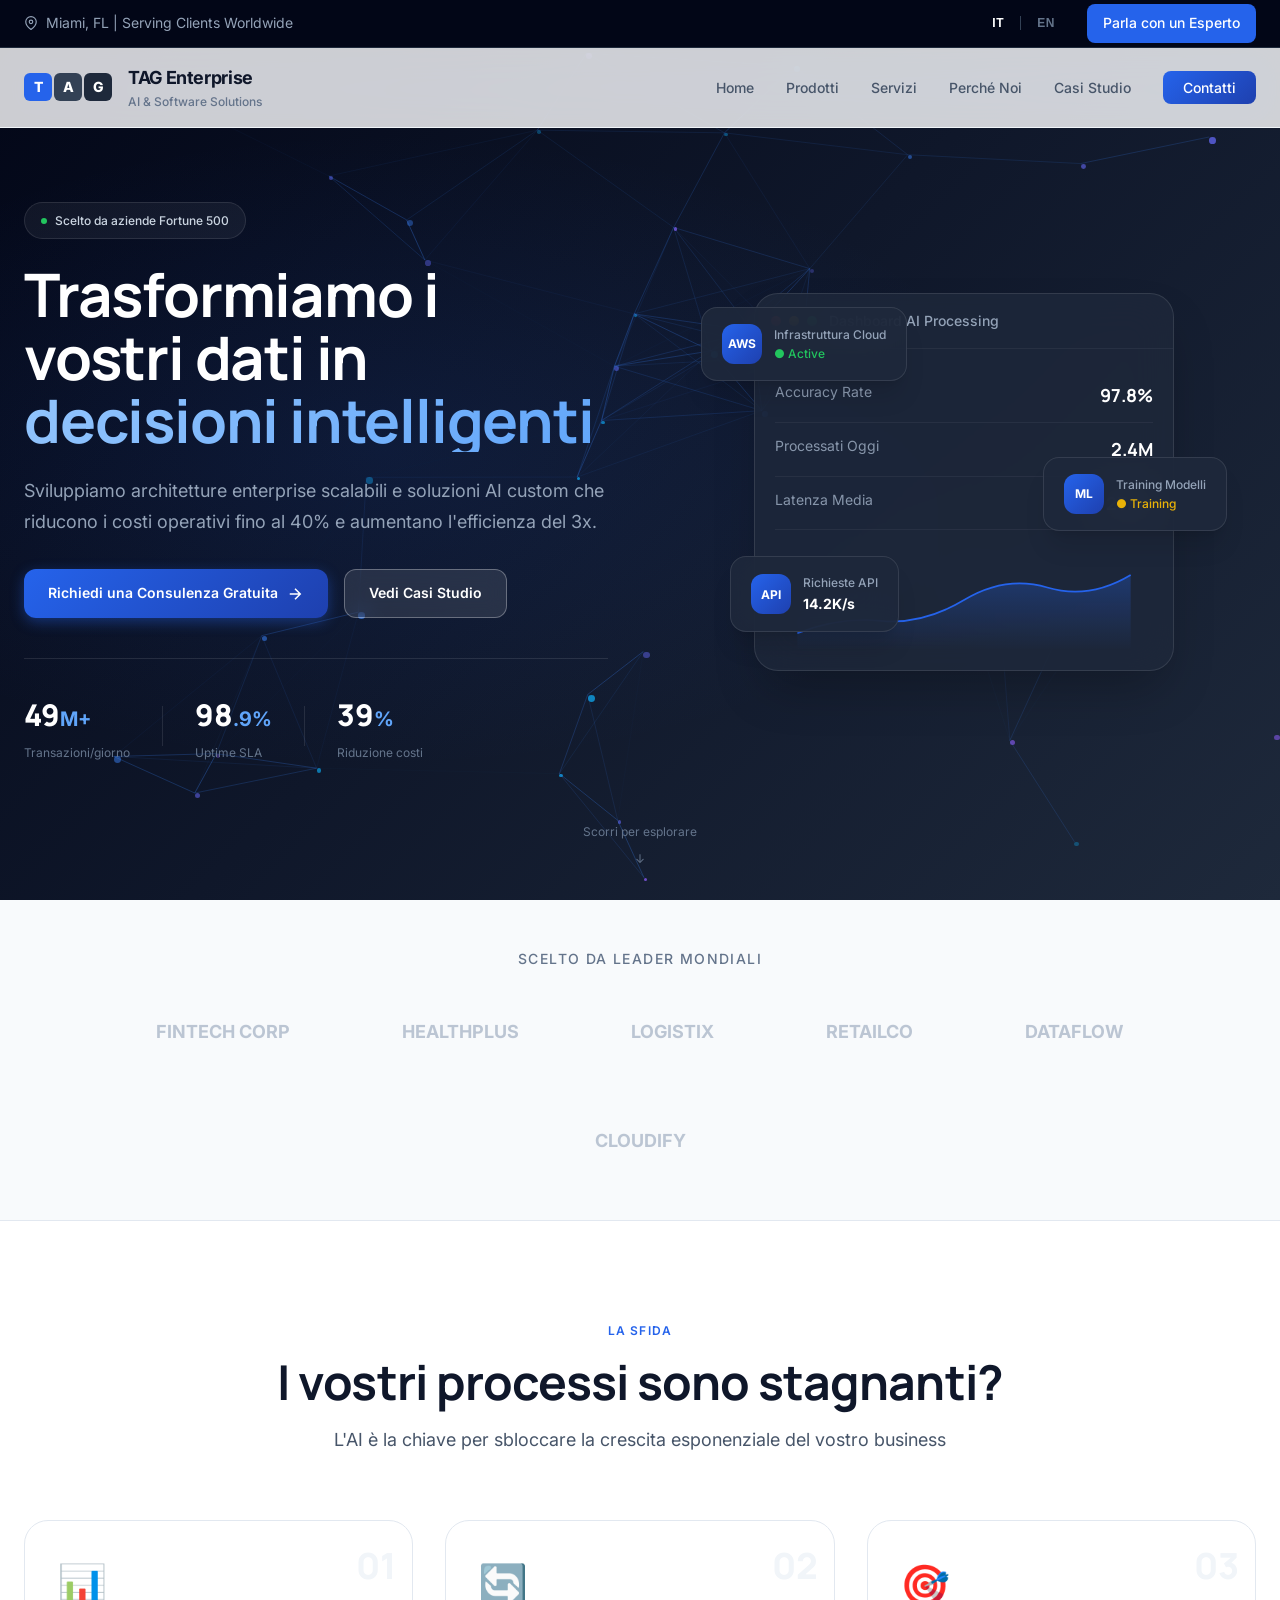
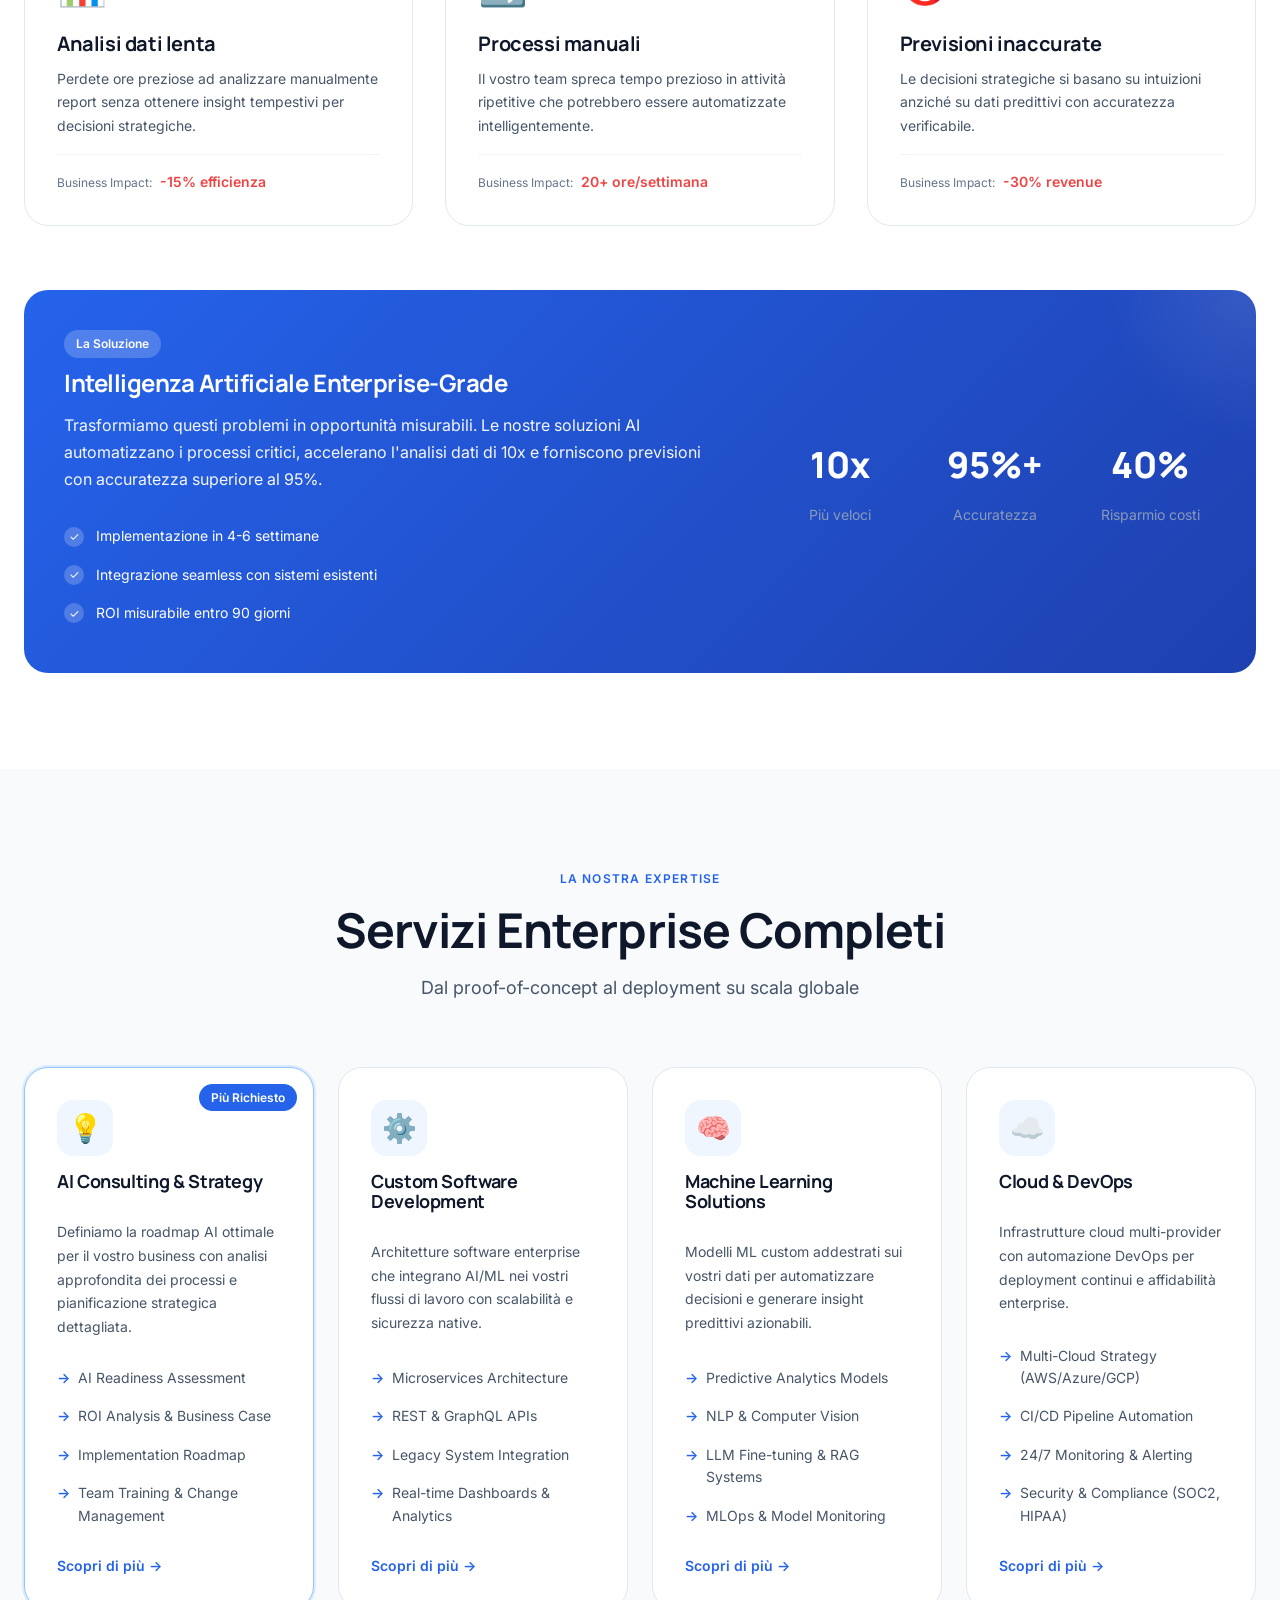
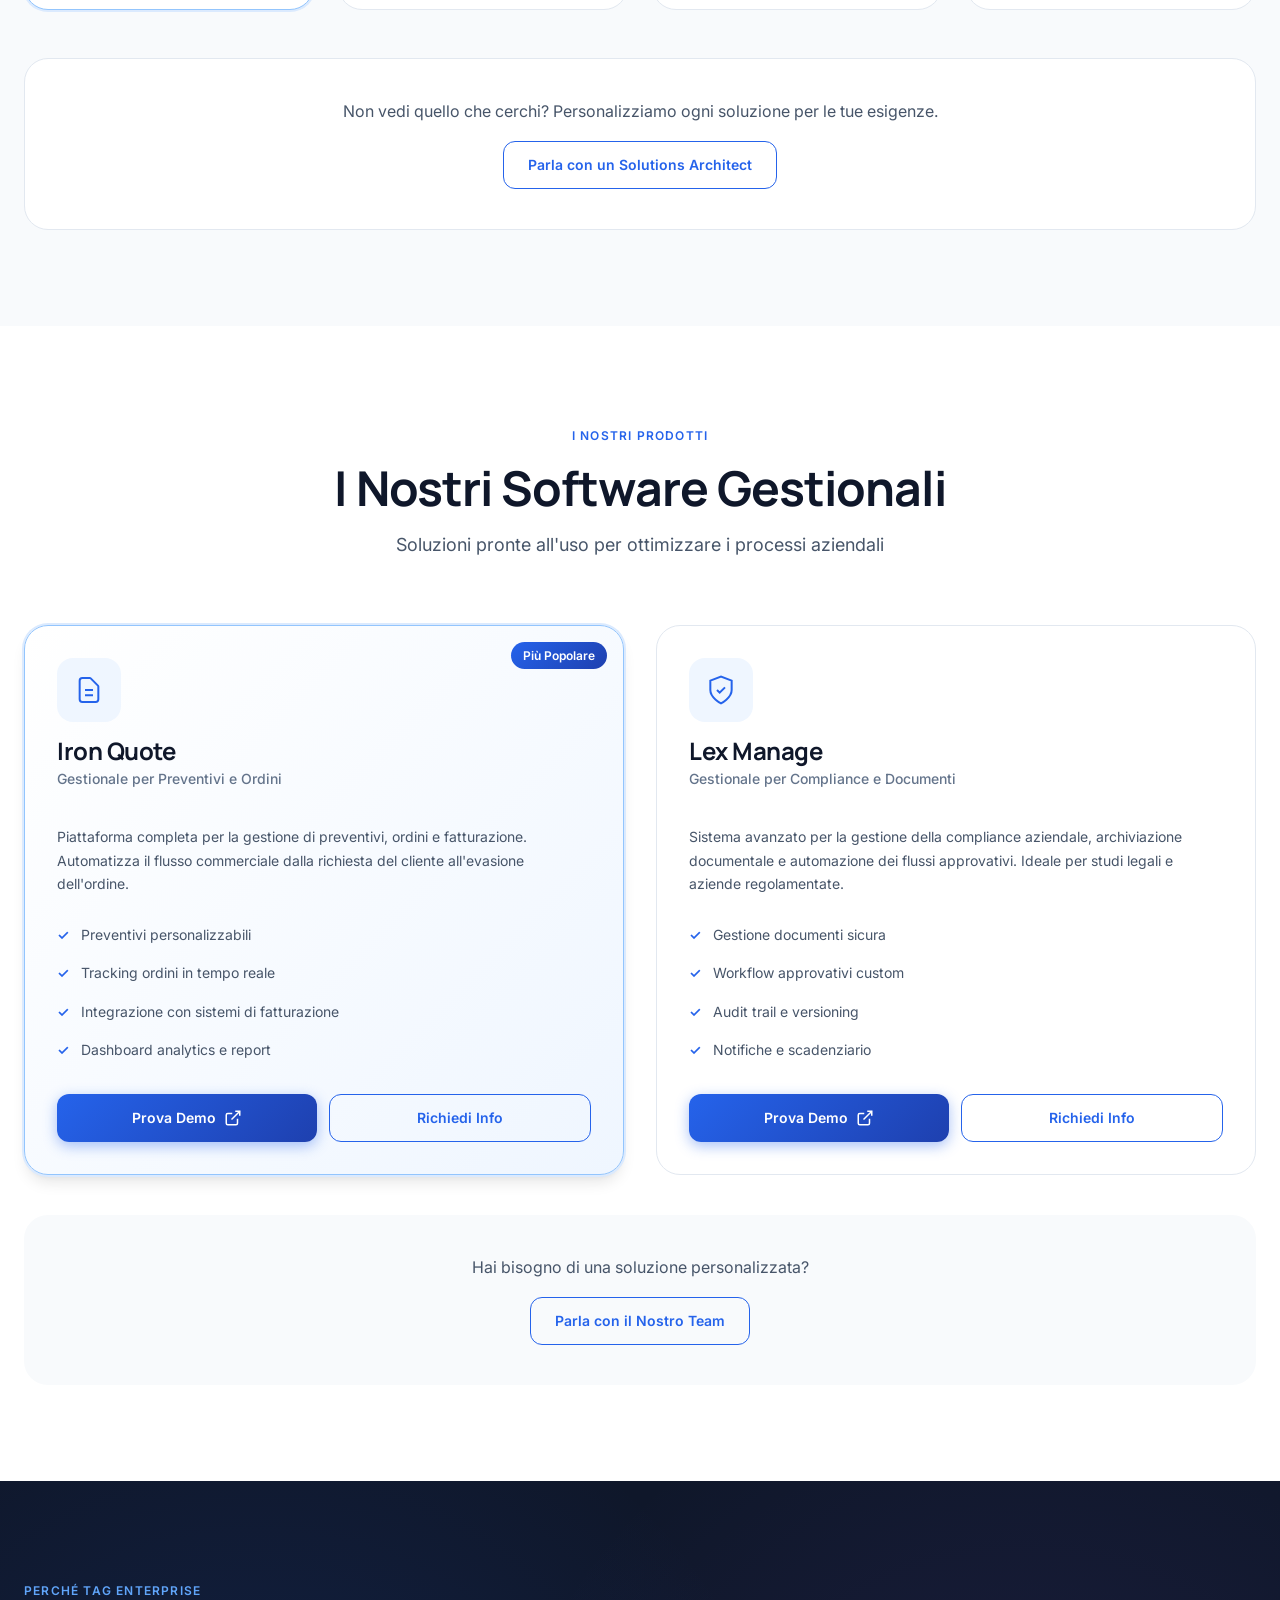
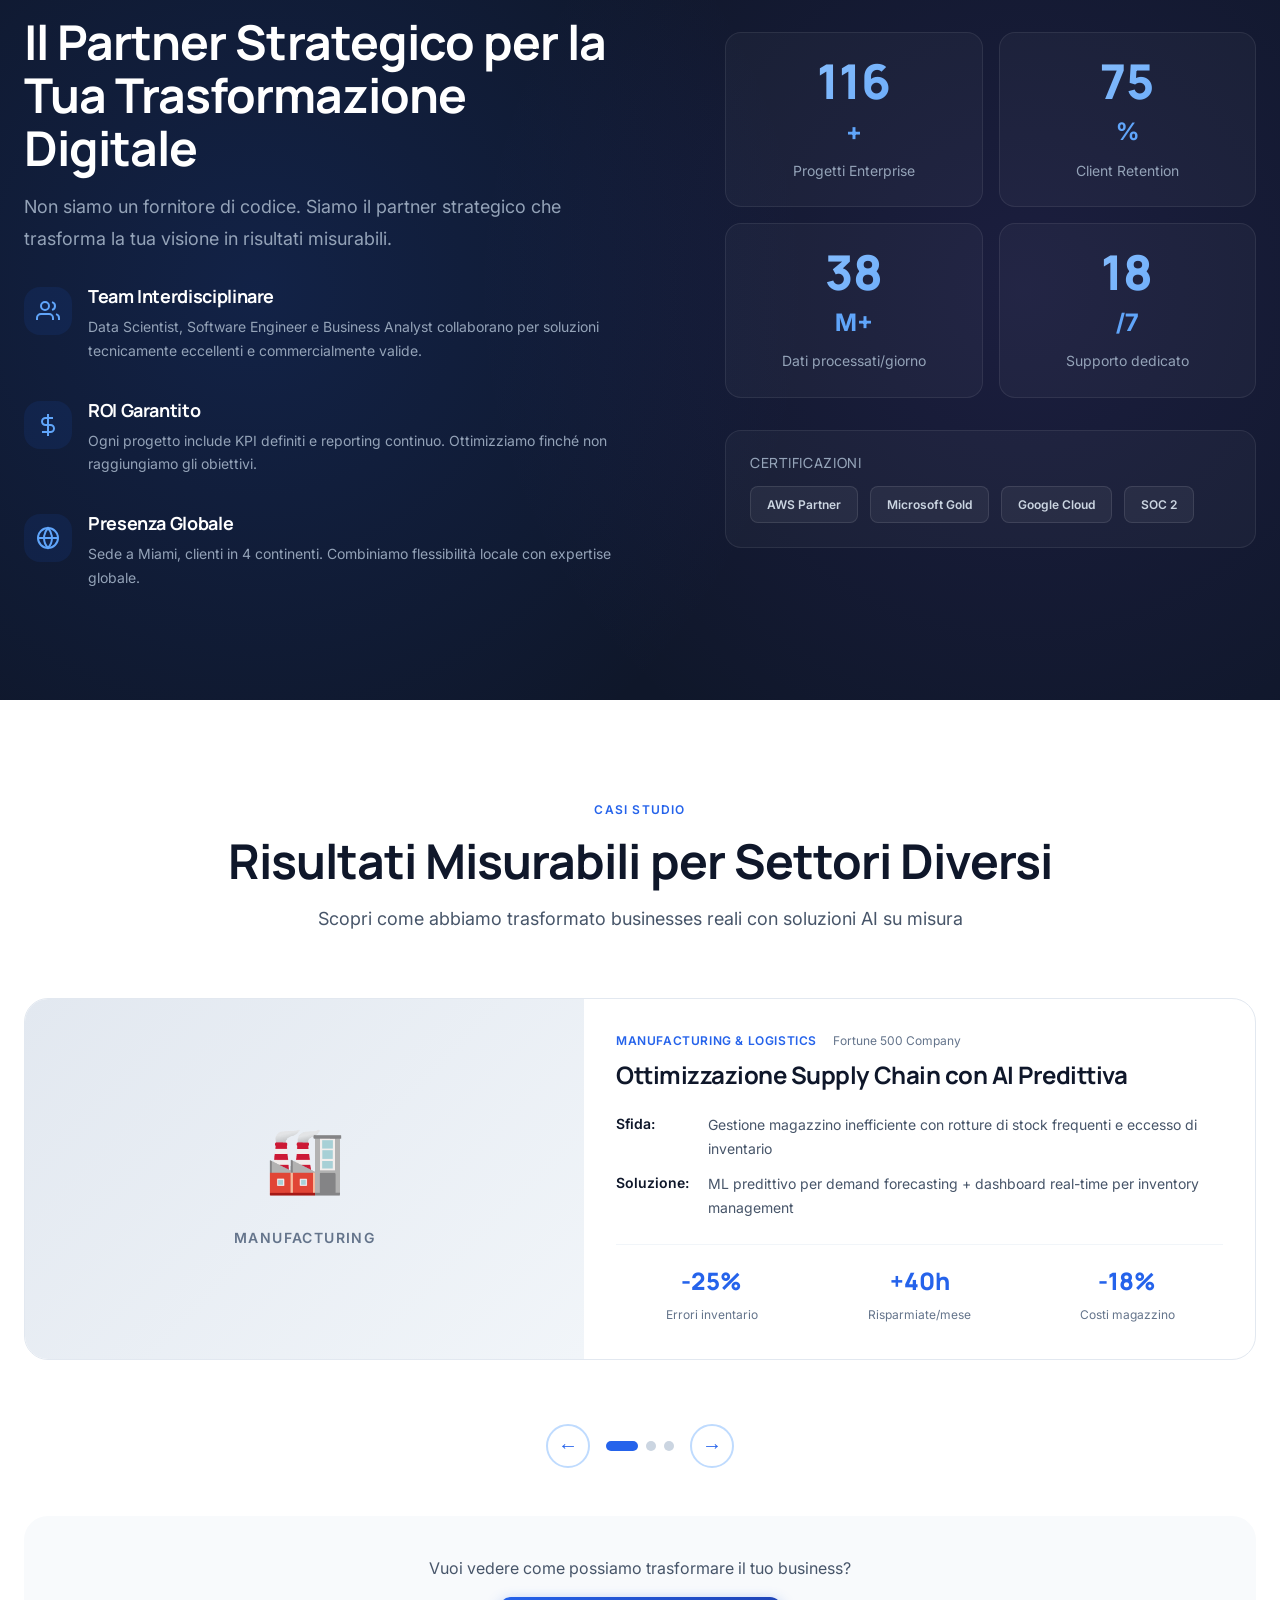
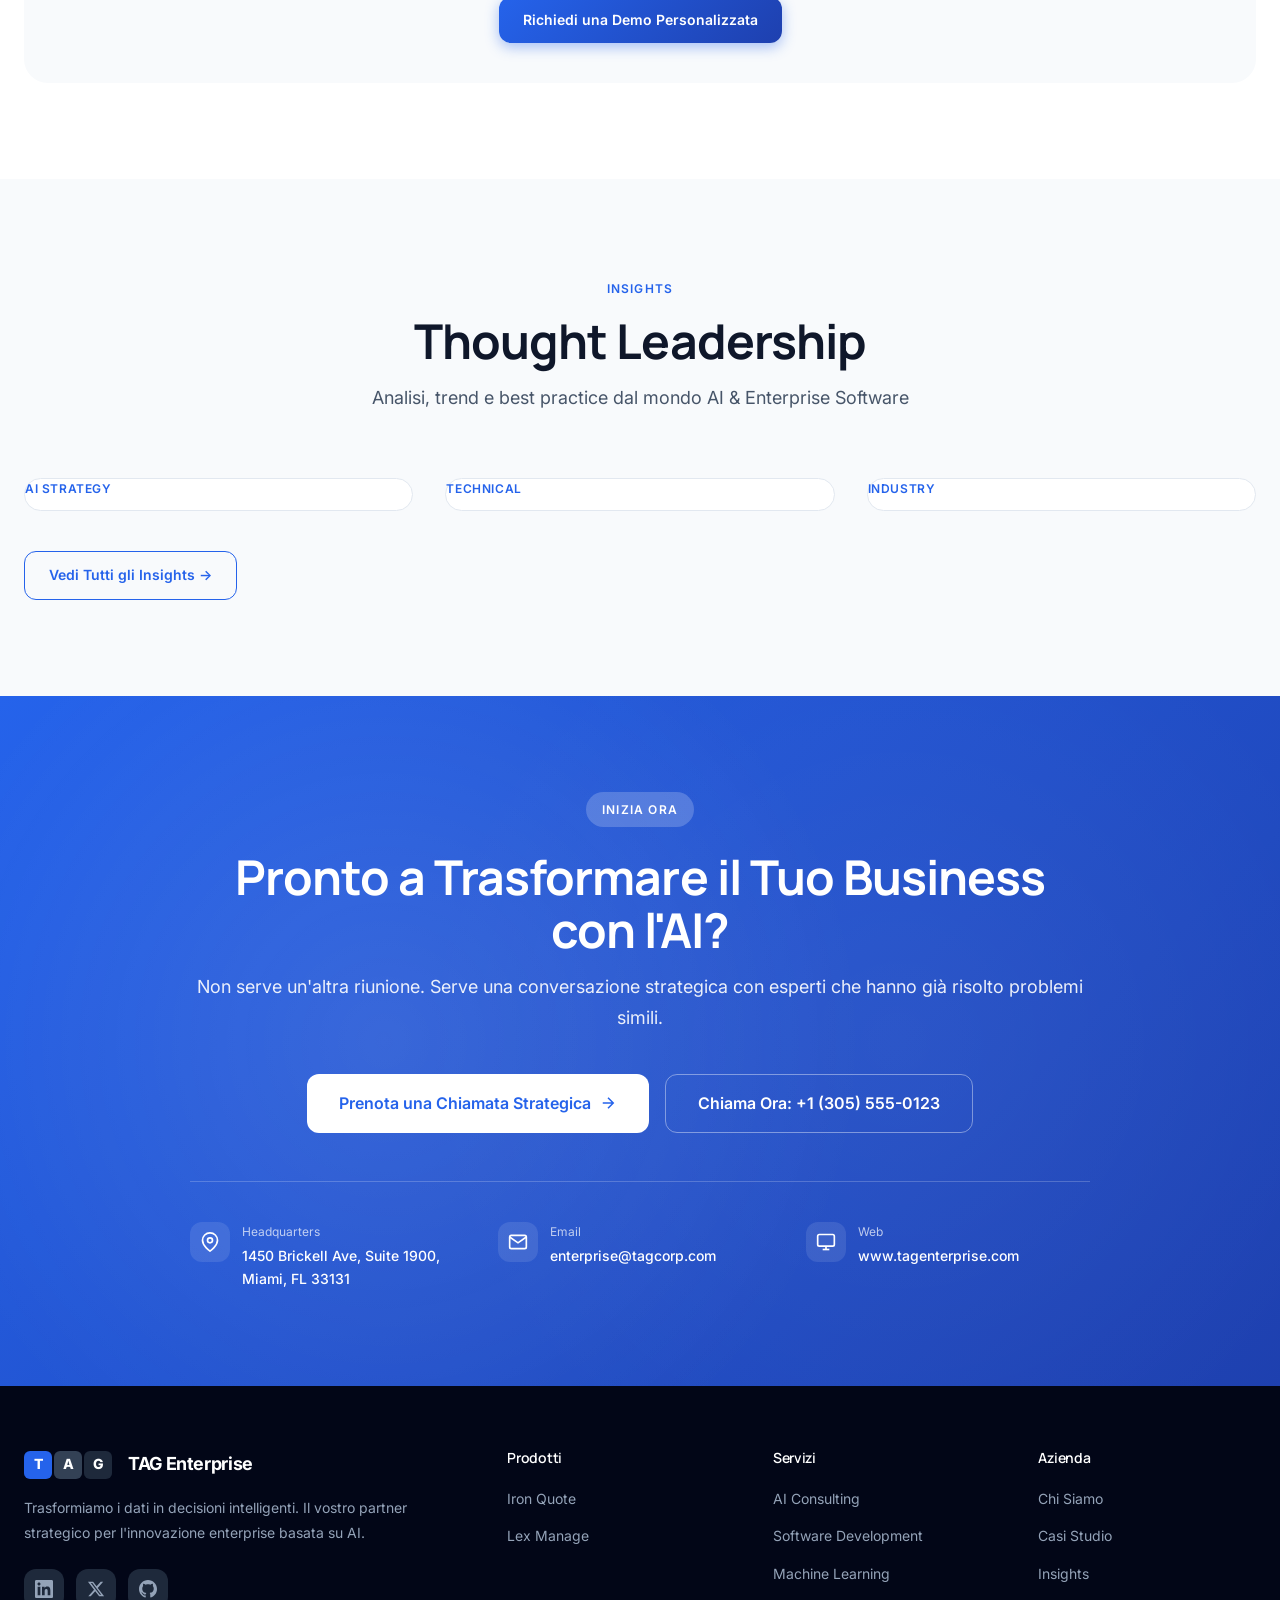
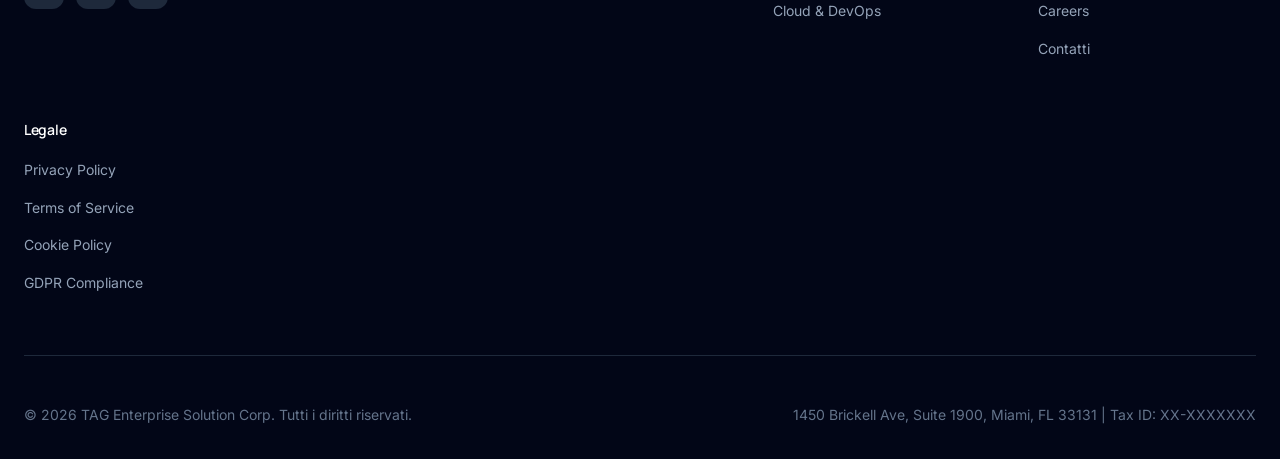
<file: index.html>
<!DOCTYPE html>
<html lang="it">
<head>
    <meta charset="UTF-8">
    <meta name="viewport" content="width=device-width, initial-scale=1.0">
    <meta name="description" content="TAG Enterprise Solution Corp - We transform your data into intelligent decisions. Enterprise AI & Software Solutions.">
    <meta name="keywords" content="AI, Artificial Intelligence, Machine Learning, Software Development, Miami, Enterprise Solutions, Digital Transformation">
    <meta name="author" content="TAG Enterprise Solution Corp">
    <title>TAG Enterprise Solution Corp | Enterprise AI & Software Solutions</title>

    <!-- Preconnect for performance -->
    <link rel="preconnect" href="https://fonts.googleapis.com">
    <link rel="preconnect" href="https://fonts.gstatic.com" crossorigin>
    <link rel="preconnect" href="https://use.typekit.net">

    <!-- Fonts: Inter for body, Calibre-style for headings -->
    <link href="https://fonts.googleapis.com/css2?family=Inter:wght@300;400;500;600;700;800&family=Manrope:wght@400;500;600;700;800&display=swap" rel="stylesheet">

    <!-- Styles -->
    <link rel="stylesheet" href="styles.css">

    <!-- Favicon -->
    <link rel="icon" type="image/svg+xml" href="data:image/svg+xml,<svg xmlns='http://www.w3.org/2000/svg' viewBox='0 0 100 100'><text y='.9em' font-size='90'>TAG</text></svg>">
    <link rel="apple-touch-icon" sizes="180x180" href="data:image/svg+xml,<svg xmlns='http://www.w3.org/2000/svg' viewBox='0 0 100 100'><text y='.9em' font-size='90'>TAG</text></svg>">

    <!-- ============================================
         Open Graph / Social Media Meta Tags
         ============================================ -->
    <meta property="og:type" content="website">
    <meta property="og:url" content="https://www.tagenterprise.com/">
    <meta property="og:title" content="TAG Enterprise Solution Corp | Enterprise AI & Software Solutions">
    <meta property="og:description" content="We transform your data into intelligent decisions. Custom AI solutions that reduce operational costs by up to 40%.">
    <meta property="og:image" content="https://www.tagenterprise.com/og-image.jpg">
    <meta property="og:image:width" content="1200">
    <meta property="og:image:height" content="630">
    <meta property="og:site_name" content="TAG Enterprise Solution Corp">
    <meta property="og:locale" content="it_IT">
    <meta property="og:locale:alternate" content="en_US">

    <!-- Twitter Card -->
    <meta name="twitter:card" content="summary_large_image">
    <meta name="twitter:url" content="https://www.tagenterprise.com/">
    <meta name="twitter:title" content="TAG Enterprise Solution Corp | Enterprise AI Solutions">
    <meta name="twitter:description" content="We transform your data into intelligent decisions. Custom AI solutions that reduce operational costs by up to 40%.">
    <meta name="twitter:image" content="https://www.tagenterprise.com/og-image.jpg">

    <!-- Additional SEO -->
    <link rel="canonical" href="https://www.tagenterprise.com/">
    <meta name="robots" content="index, follow">
    <meta name="theme-color" content="#2563eb">
</head>
<body>
    <!-- Top Bar -->
    <div class="top-bar">
        <div class="container top-bar-container">
            <div class="top-bar-info">
                <span class="top-bar-item">
                    <svg class="icon" viewBox="0 0 24 24" fill="none" stroke="currentColor" stroke-width="2">
                        <path d="M21 10c0 7-9 13-9 13s-9-6-9-13a9 9 0 0 1 18 0z"></path>
                        <circle cx="12" cy="10" r="3"></circle>
                    </svg>
                    Miami, FL | Serving Clients Worldwide
                </span>
            </div>
            <div class="top-bar-actions">
                <div class="language-switcher">
                    <button class="lang-btn active" data-lang="it">IT</button>
                    <span class="lang-divider"></span>
                    <button class="lang-btn" data-lang="en">EN</button>
                </div>
                <a href="#contact" class="top-bar-cta" data-i18n="topBar.contact">Parla con un Esperto</a>
            </div>
        </div>
    </div>

    <!-- Navigation -->
    <nav class="navbar" id="navbar">
        <div class="container nav-container">
            <a href="#" class="logo">
                <div class="logo-mark">
                    <span class="logo-t">T</span>
                    <span class="logo-a">A</span>
                    <span class="logo-g">G</span>
                </div>
                <div class="logo-text">
                    <span class="logo-name">TAG Enterprise</span>
                    <span class="logo-tagline" data-i18n="logo.tagline">AI & Software Solutions</span>
                </div>
            </a>

            <ul class="nav-links" id="navLinks">
                <li><a href="#home" data-i18n="nav.home">Home</a></li>
                <li><a href="#products" data-i18n="nav.products">Prodotti</a></li>
                <li><a href="#services" data-i18n="nav.services">Servizi</a></li>
                <li><a href="#why-us" data-i18n="nav.whyUs">Perché Noi</a></li>
                <li><a href="#case-studies" data-i18n="nav.cases">Casi Studio</a></li>
                <li><a href="#contact" class="btn-nav" data-i18n="nav.contact">Contatti</a></li>
            </ul>

            <button class="nav-toggle" id="navToggle" aria-label="Toggle menu">
                <span></span>
                <span></span>
                <span></span>
            </button>
        </div>
    </nav>

    <!-- Hero Section -->
    <section id="home" class="hero">
        <div class="hero-bg-animation" id="heroAnimation"></div>
        <div class="hero-overlay"></div>
        <div class="container hero-container">
            <div class="hero-content">
                <div class="hero-badge">
                    <span class="badge-dot"></span>
                    <span data-i18n="hero.badge">Trusted by Fortune 500 Companies</span>
                </div>
                <h1 class="hero-title">
                    <span class="title-line" data-i18n="hero.title.line1">Trasformiamo i vostri dati in</span>
                    <span class="title-line gradient-text" data-i18n="hero.title.line2">decisioni intelligenti</span>
                </h1>
                <p class="hero-subtitle" data-i18n="hero.subtitle">
                    Sviluppiamo architetture enterprise scalabili e soluzioni AI custom che riducono i costi operativi fino al 40% e aumentano l'efficienza del 3x.
                </p>
                <div class="hero-cta">
                    <a href="#contact" class="btn btn-primary">
                        <span data-i18n="hero.cta.primary">Richiedi una Consulenza Gratuita</span>
                        <svg class="btn-arrow" viewBox="0 0 24 24" fill="none" stroke="currentColor" stroke-width="2">
                            <path d="M5 12h14M12 5l7 7-7 7"/>
                        </svg>
                    </a>
                    <a href="#case-studies" class="btn btn-secondary">
                        <span data-i18n="hero.cta.secondary">Vedi Casi Studio</span>
                    </a>
                </div>
                <div class="hero-trust">
                    <div class="trust-item">
                        <span class="trust-number" data-count="50">0</span><span class="trust-suffix">M+</span>
                        <span class="trust-label" data-i18n="hero.trust.transactions">Transazioni/giorno</span>
                    </div>
                    <div class="trust-divider"></div>
                    <div class="trust-item">
                        <span class="trust-number" data-count="99">0</span><span class="trust-suffix">.9%</span>
                        <span class="trust-label" data-i18n="hero.trust.uptime">Uptime SLA</span>
                    </div>
                    <div class="trust-divider"></div>
                    <div class="trust-item">
                        <span class="trust-number" data-count="40">0</span><span class="trust-suffix">%</span>
                        <span class="trust-label" data-i18n="hero.trust.savings">Riduzione costi</span>
                    </div>
                </div>
            </div>
            <div class="hero-visual">
                <div class="hero-card-main">
                    <div class="card-header">
                        <div class="card-dots">
                            <span class="dot-red"></span>
                            <span class="dot-yellow"></span>
                            <span class="dot-green"></span>
                        </div>
                        <span class="card-title" data-i18n="hero.card.title">AI Processing Dashboard</span>
                    </div>
                    <div class="card-body">
                        <div class="metric-row">
                            <span class="metric-label" data-i18n="hero.card.accuracy">Accuracy Rate</span>
                            <span class="metric-value">97.8%</span>
                        </div>
                        <div class="metric-row">
                            <span class="metric-label" data-i18n="hero.card.processed">Processed Today</span>
                            <span class="metric-value">2.4M</span>
                        </div>
                        <div class="metric-row">
                            <span class="metric-label" data-i18n="hero.card.latency">Avg Latency</span>
                            <span class="metric-value">23ms</span>
                        </div>
                        <div class="chart-placeholder">
                            <svg viewBox="0 0 400 120" class="chart-svg">
                                <defs>
                                    <linearGradient id="chartGradient" x1="0%" y1="0%" x2="0%" y2="100%">
                                        <stop offset="0%" style="stop-color:#2563eb;stop-opacity:0.3"/>
                                        <stop offset="100%" style="stop-color:#2563eb;stop-opacity:0"/>
                                    </linearGradient>
                                </defs>
                                <path class="chart-area" d="M0,100 Q50,80 100,85 T200,60 T300,45 T400,30 L400,120 L0,120 Z" fill="url(#chartGradient)"/>
                                <path class="chart-line" d="M0,100 Q50,80 100,85 T200,60 T300,45 T400,30" fill="none" stroke="#2563eb" stroke-width="2"/>
                            </svg>
                        </div>
                    </div>
                </div>
                <div class="floating-card card-1">
                    <div class="float-icon icon-aws">AWS</div>
                    <div class="float-text">
                        <span class="float-label" data-i18n="hero.floating.cloud">Cloud Infrastructure</span>
                        <span class="float-status status-active">● Active</span>
                    </div>
                </div>
                <div class="floating-card card-2">
                    <div class="float-icon icon-ml">ML</div>
                    <div class="float-text">
                        <span class="float-label" data-i18n="hero.floating.models">Models Training</span>
                        <span class="float-status status-training">● Training</span>
                    </div>
                </div>
                <div class="floating-card card-3">
                    <div class="float-icon icon-api">API</div>
                    <div class="float-text">
                        <span class="float-label" data-i18n="hero.floating.requests">API Requests</span>
                        <span class="float-value">14.2K/s</span>
                    </div>
                </div>
            </div>
        </div>
        <div class="hero-scroll-indicator">
            <span data-i18n="hero.scroll">Scroll to explore</span>
            <div class="scroll-arrow">↓</div>
        </div>
    </section>

    <!-- Logos Section -->
    <section class="logos-section">
        <div class="container">
            <p class="logos-title" data-i18n="logos.title">Trusted by industry leaders worldwide</p>
            <div class="logos-grid">
                <div class="logo-placeholder"><span>FINTECH CORP</span></div>
                <div class="logo-placeholder"><span>HEALTHPLUS</span></div>
                <div class="logo-placeholder"><span>LOGISTIX</span></div>
                <div class="logo-placeholder"><span>RETAILCO</span></div>
                <div class="logo-placeholder"><span>DATAFLOW</span></div>
                <div class="logo-placeholder"><span>CLOUDIFY</span></div>
            </div>
        </div>
    </section>

    <!-- Problem & Solution Section -->
    <section class="problem-solution">
        <div class="container">
            <div class="section-header">
                <span class="section-tag" data-i18n="problem.tag">The Challenge</span>
                <h2 class="section-title" data-i18n="problem.title">I vostri processi sono stagnanti?</h2>
                <p class="section-subtitle" data-i18n="problem.subtitle">L'AI è la chiave per sbloccare la crescita esponenziale del vostro business</p>
            </div>
            <div class="problems-grid">
                <div class="problem-card">
                    <div class="problem-number">01</div>
                    <div class="problem-icon">📊</div>
                    <h3 data-i18n="problem.card1.title">Analisi dati lenta</h3>
                    <p data-i18n="problem.card1.desc">Perdete ore preziose ad analizzare manualmente report senza ottenere insight tempestivi per decisioni strategiche.</p>
                    <div class="problem-impact">
                        <span class="impact-label" data-i18n="problem.impact">Business Impact:</span>
                        <span class="impact-value" data-i18n="problem.card1.impact">-15% efficienza</span>
                    </div>
                </div>
                <div class="problem-card">
                    <div class="problem-number">02</div>
                    <div class="problem-icon">🔄</div>
                    <h3 data-i18n="problem.card2.title">Processi manuali</h3>
                    <p data-i18n="problem.card2.desc">Il vostro team spreca tempo prezioso in attività ripetitive che potrebbero essere automatizzate intelligentemente.</p>
                    <div class="problem-impact">
                        <span class="impact-label" data-i18n="problem.impact">Business Impact:</span>
                        <span class="impact-value" data-i18n="problem.card2.impact">20+ ore/settimana</span>
                    </div>
                </div>
                <div class="problem-card">
                    <div class="problem-number">03</div>
                    <div class="problem-icon">🎯</div>
                    <h3 data-i18n="problem.card3.title">Previsioni inaccurate</h3>
                    <p data-i18n="problem.card3.desc">Le decisioni strategiche si basano su intuizioni anziché su dati predittivi con accuratezza verificabile.</p>
                    <div class="problem-impact">
                        <span class="impact-label" data-i18n="problem.impact">Business Impact:</span>
                        <span class="impact-value" data-i18n="problem.card3.impact">-30% revenue</span>
                    </div>
                </div>
            </div>
            <div class="solution-banner">
                <div class="solution-content">
                    <div class="solution-header">
                        <span class="solution-badge" data-i18n="problem.solution.badge">The Solution</span>
                        <h3 data-i18n="problem.solution.title">Intelligenza Artificiale Enterprise-Grade</h3>
                    </div>
                    <p data-i18n="problem.solution.desc">Trasformiamo questi problemi in opportunità misurabili. Le nostre soluzioni AI automatizzano i processi critici, accelerano l'analisi dati di 10x e forniscono previsioni con accuratezza superiore al 95%.</p>
                    <ul class="solution-list">
                        <li>
                            <span class="check-icon">✓</span>
                            <span data-i18n="problem.solution.point1">Implementazione in 4-6 settimane</span>
                        </li>
                        <li>
                            <span class="check-icon">✓</span>
                            <span data-i18n="problem.solution.point2">Integrazione seamless con sistemi esistenti</span>
                        </li>
                        <li>
                            <span class="check-icon">✓</span>
                            <span data-i18n="problem.solution.point3">ROI misurabile entro 90 giorni</span>
                        </li>
                    </ul>
                </div>
                <div class="solution-metrics">
                    <div class="solution-metric">
                        <span class="metric-big">10x</span>
                        <span class="metric-label" data-i18n="problem.solution.metric1">Più veloci</span>
                    </div>
                    <div class="solution-metric">
                        <span class="metric-big">95%+</span>
                        <span class="metric-label" data-i18n="problem.solution.metric2">Accuratezza</span>
                    </div>
                    <div class="solution-metric">
                        <span class="metric-big">40%</span>
                        <span class="metric-label" data-i18n="problem.solution.metric3">Risparmio costi</span>
                    </div>
                </div>
            </div>
        </div>
    </section>

    <!-- Services Section -->
    <section id="services" class="services">
        <div class="container">
            <div class="section-header">
                <span class="section-tag" data-i18n="services.tag">Our Expertise</span>
                <h2 class="section-title" data-i18n="services.title">Servizi Enterprise Completi</h2>
                <p class="section-subtitle" data-i18n="services.subtitle">Dal proof-of-concept al deployment su scala globale</p>
            </div>
            <div class="services-grid">
                <div class="service-card featured">
                    <div class="service-badge" data-i18n="services.popular">Most Popular</div>
                    <div class="service-header">
                        <div class="service-icon-bg">
                            <span class="service-icon">💡</span>
                        </div>
                        <h3 data-i18n="services.card1.title">AI Consulting & Strategy</h3>
                    </div>
                    <p data-i18n="services.card1.desc">Definiamo la roadmap AI ottimale per il vostro business con analisi approfondita dei processi e pianificazione strategica dettagliata.</p>
                    <ul class="service-list">
                        <li><span class="bullet">→</span> <span data-i18n="services.card1.item1">AI Readiness Assessment</span></li>
                        <li><span class="bullet">→</span> <span data-i18n="services.card1.item2">ROI Analysis & Business Case</span></li>
                        <li><span class="bullet">→</span> <span data-i18n="services.card1.item3">Implementation Roadmap</span></li>
                        <li><span class="bullet">→</span> <span data-i18n="services.card1.item4">Team Training & Change Management</span></li>
                    </ul>
                    <a href="#contact" class="service-link" data-i18n="services.learnMore">Scopri di più →</a>
                </div>
                <div class="service-card">
                    <div class="service-header">
                        <div class="service-icon-bg">
                            <span class="service-icon">⚙️</span>
                        </div>
                        <h3 data-i18n="services.card2.title">Custom Software Development</h3>
                    </div>
                    <p data-i18n="services.card2.desc">Architetture software enterprise che integrano AI/ML nei vostri flussi di lavoro con scalabilità e sicurezza native.</p>
                    <ul class="service-list">
                        <li><span class="bullet">→</span> <span data-i18n="services.card2.item1">Microservices Architecture</span></li>
                        <li><span class="bullet">→</span> <span data-i18n="services.card2.item2">REST & GraphQL APIs</span></li>
                        <li><span class="bullet">→</span> <span data-i18n="services.card2.item3">Legacy System Integration</span></li>
                        <li><span class="bullet">→</span> <span data-i18n="services.card2.item4">Real-time Dashboards & Analytics</span></li>
                    </ul>
                    <a href="#contact" class="service-link" data-i18n="services.learnMore">Scopri di più →</a>
                </div>
                <div class="service-card">
                    <div class="service-header">
                        <div class="service-icon-bg">
                            <span class="service-icon">🧠</span>
                        </div>
                        <h3 data-i18n="services.card3.title">Machine Learning Solutions</h3>
                    </div>
                    <p data-i18n="services.card3.desc">Modelli ML custom addestrati sui vostri dati per automatizzare decisioni e generare insight predittivi azionabili.</p>
                    <ul class="service-list">
                        <li><span class="bullet">→</span> <span data-i18n="services.card3.item1">Predictive Analytics Models</span></li>
                        <li><span class="bullet">→</span> <span data-i18n="services.card3.item2">NLP & Computer Vision</span></li>
                        <li><span class="bullet">→</span> <span data-i18n="services.card3.item3">LLM Fine-tuning & RAG Systems</span></li>
                        <li><span class="bullet">→</span> <span data-i18n="services.card3.item4">MLOps & Model Monitoring</span></li>
                    </ul>
                    <a href="#contact" class="service-link" data-i18n="services.learnMore">Scopri di più →</a>
                </div>
                <div class="service-card">
                    <div class="service-header">
                        <div class="service-icon-bg">
                            <span class="service-icon">☁️</span>
                        </div>
                        <h3 data-i18n="services.card4.title">Cloud & DevOps</h3>
                    </div>
                    <p data-i18n="services.card4.desc">Infrastrutture cloud multi-provider con automazione DevOps per deployment continui e affidabilità enterprise.</p>
                    <ul class="service-list">
                        <li><span class="bullet">→</span> <span data-i18n="services.card4.item1">Multi-Cloud Strategy (AWS/Azure/GCP)</span></li>
                        <li><span class="bullet">→</span> <span data-i18n="services.card4.item2">CI/CD Pipeline Automation</span></li>
                        <li><span class="bullet">→</span> <span data-i18n="services.card4.item3">24/7 Monitoring & Alerting</span></li>
                        <li><span class="bullet">→</span> <span data-i18n="services.card4.item4">Security & Compliance (SOC2, HIPAA)</span></li>
                    </ul>
                    <a href="#contact" class="service-link" data-i18n="services.learnMore">Scopri di più →</a>
                </div>
            </div>
            <div class="services-cta">
                <p data-i18n="services.cta">Non vedi quello che cerchi? Personalizziamo ogni soluzione per le tue esigenze.</p>
                <a href="#contact" class="btn btn-outline" data-i18n="services.ctaBtn">Parla con un Solutions Architect</a>
            </div>
        </div>
    </section>

    <!-- Products Section -->
    <section id="products" class="products">
        <div class="container">
            <div class="section-header">
                <span class="section-tag" data-i18n="products.tag">Our Products</span>
                <h2 class="section-title" data-i18n="products.title">I Nostri Software Gestionali</h2>
                <p class="section-subtitle" data-i18n="products.subtitle">Soluzioni pronte all'uso per ottimizzare i processi aziendali</p>
            </div>
            <div class="products-grid">
                <!-- Iron Quote -->
                <div class="product-card featured">
                    <div class="product-badge" data-i18n="products.popular">Più Popolare</div>
                    <div class="product-header">
                        <div class="product-icon-bg">
                            <svg class="product-icon" viewBox="0 0 24 24" fill="none" stroke="currentColor" stroke-width="1.5">
                                <path d="M9 12h6m-6 4h6m2 5H7a2 2 0 0 1-2-2V5a2 2 0 0 1 2-2h5.586a1 1 0 0 1 .707.293l5.414 5.414a1 1 0 0 1 .293.707V19a2 2 0 0 1-2 2z"></path>
                            </svg>
                        </div>
                        <h3 data-i18n="products.ironquote.title">Iron Quote</h3>
                        <p class="product-tagline" data-i18n="products.ironquote.tagline">Gestionale per Preventivi e Ordini</p>
                    </div>
                    <p data-i18n="products.ironquote.desc">Piattaforma completa per la gestione di preventivi, ordini e fatturazione. Automatizza il flusso commerciale dalla richiesta del cliente all'evasione dell'ordine.</p>
                    <ul class="product-features">
                        <li><span class="check">✓</span> <span data-i18n="products.ironquote.f1">Preventivi personalizzabili</span></li>
                        <li><span class="check">✓</span> <span data-i18n="products.ironquote.f2">Tracking ordini in tempo reale</span></li>
                        <li><span class="check">✓</span> <span data-i18n="products.ironquote.f3">Integrazione con sistemi di fatturazione</span></li>
                        <li><span class="check">✓</span> <span data-i18n="products.ironquote.f4">Dashboard analytics e report</span></li>
                    </ul>
                    <div class="product-actions">
                        <a href="iron-quote.html" target="_blank" rel="noopener noreferrer" class="btn btn-primary btn-full">
                            <span data-i18n="products.tryDemo">Prova Demo</span>
                            <svg class="btn-arrow" viewBox="0 0 24 24" fill="none" stroke="currentColor" stroke-width="2">
                                <path d="M18 13v6a2 2 0 0 1-2 2H5a2 2 0 0 1-2-2V8a2 2 0 0 1 2-2h6"></path>
                                <polyline points="15 3 21 3 21 9"></polyline>
                                <line x1="10" y1="14" x2="21" y2="3"></line>
                            </svg>
                        </a>
                        <a href="#contact" class="btn btn-outline btn-full" data-i18n="products.requestInfo">Richiedi Info</a>
                    </div>
                </div>

                <!-- Lex Manage -->
                <div class="product-card">
                    <div class="product-header">
                        <div class="product-icon-bg">
                            <svg class="product-icon" viewBox="0 0 24 24" fill="none" stroke="currentColor" stroke-width="1.5">
                                <path d="M12 22s8-4 8-10V5l-8-3-8 3v7c0 6 8 10 8 10z"></path>
                                <path d="M9 12l2 2 4-4"></path>
                            </svg>
                        </div>
                        <h3 data-i18n="products.lexmanage.title">Lex Manage</h3>
                        <p class="product-tagline" data-i18n="products.lexmanage.tagline">Gestionale per Compliance e Documenti</p>
                    </div>
                    <p data-i18n="products.lexmanage.desc">Sistema avanzato per la gestione della compliance aziendale, archiviazione documentale e automazione dei flussi approvativi. Ideale per studi legali e aziende regolamentate.</p>
                    <ul class="product-features">
                        <li><span class="check">✓</span> <span data-i18n="products.lexmanage.f1">Gestione documenti sicura</span></li>
                        <li><span class="check">✓</span> <span data-i18n="products.lexmanage.f2">Workflow approvativi custom</span></li>
                        <li><span class="check">✓</span> <span data-i18n="products.lexmanage.f3">Audit trail e versioning</span></li>
                        <li><span class="check">✓</span> <span data-i18n="products.lexmanage.f4">Notifiche e scadenziario</span></li>
                    </ul>
                    <div class="product-actions">
                        <a href="lex-manage.html" target="_blank" rel="noopener noreferrer" class="btn btn-primary btn-full">
                            <span data-i18n="products.tryDemo">Prova Demo</span>
                            <svg class="btn-arrow" viewBox="0 0 24 24" fill="none" stroke="currentColor" stroke-width="2">
                                <path d="M18 13v6a2 2 0 0 1-2 2H5a2 2 0 0 1-2-2V8a2 2 0 0 1 2-2h6"></path>
                                <polyline points="15 3 21 3 21 9"></polyline>
                                <line x1="10" y1="14" x2="21" y2="3"></line>
                            </svg>
                        </a>
                        <a href="#contact" class="btn btn-outline btn-full" data-i18n="products.requestInfo">Richiedi Info</a>
                    </div>
                </div>
            </div>
            <div class="products-cta">
                <p data-i18n="products.cta">Hai bisogno di una soluzione personalizzata?</p>
                <a href="#contact" class="btn btn-outline" data-i18n="products.ctaBtn">Parla con il Nostro Team</a>
            </div>
        </div>
    </section>

    <!-- Why Us Section -->
    <section id="why-us" class="why-us">
        <div class="container">
            <div class="why-layout">
                <div class="why-content">
                    <span class="section-tag light" data-i18n="why.tag">Why TAG Enterprise</span>
                    <h2 class="section-title light" data-i18n="why.title">Il Partner Strategico per la Tua Trasformazione Digitale</h2>
                    <p class="why-intro" data-i18n="why.intro">Non siamo un fornitore di codice. Siamo il partner strategico che trasforma la tua visione in risultati misurabili.</p>

                    <div class="why-features">
                        <div class="why-feature">
                            <div class="feature-icon">
                                <svg viewBox="0 0 24 24" fill="none" stroke="currentColor" stroke-width="2">
                                    <path d="M17 21v-2a4 4 0 0 0-4-4H5a4 4 0 0 0-4 4v2"></path>
                                    <circle cx="9" cy="7" r="4"></circle>
                                    <path d="M23 21v-2a4 4 0 0 0-3-3.87"></path>
                                    <path d="M16 3.13a4 4 0 0 1 0 7.75"></path>
                                </svg>
                            </div>
                            <div class="feature-content">
                                <h4 data-i18n="why.feature1.title">Team Interdisciplinare</h4>
                                <p data-i18n="why.feature1.desc">Data Scientist, Software Engineer e Business Analyst collaborano per soluzioni tecnicamente eccellenti e commercialmente valide.</p>
                            </div>
                        </div>
                        <div class="why-feature">
                            <div class="feature-icon">
                                <svg viewBox="0 0 24 24" fill="none" stroke="currentColor" stroke-width="2">
                                    <line x1="12" y1="1" x2="12" y2="23"></line>
                                    <path d="M17 5H9.5a3.5 3.5 0 0 0 0 7h5a3.5 3.5 0 0 1 0 7H6"></path>
                                </svg>
                            </div>
                            <div class="feature-content">
                                <h4 data-i18n="why.feature2.title">ROI Garantito</h4>
                                <p data-i18n="why.feature2.desc">Ogni progetto include KPI definiti e reporting continuo. Ottimizziamo finché non raggiungiamo gli obiettivi.</p>
                            </div>
                        </div>
                        <div class="why-feature">
                            <div class="feature-icon">
                                <svg viewBox="0 0 24 24" fill="none" stroke="currentColor" stroke-width="2">
                                    <circle cx="12" cy="12" r="10"></circle>
                                    <line x1="2" y1="12" x2="22" y2="12"></line>
                                    <path d="M12 2a15.3 15.3 0 0 1 4 10 15.3 15.3 0 0 1-4 10 15.3 15.3 0 0 1-4-10 15.3 15.3 0 0 1 4-10z"></path>
                                </svg>
                            </div>
                            <div class="feature-content">
                                <h4 data-i18n="why.feature3.title">Presenza Globale</h4>
                                <p data-i18n="why.feature3.desc">Sede a Miami, clienti in 4 continenti. Combiniamo flessibilità locale con expertise globale.</p>
                            </div>
                        </div>
                    </div>
                </div>
                <div class="why-stats">
                    <div class="stats-grid">
                        <div class="stat-box">
                            <span class="stat-number gradient-text" data-count="150">0</span>
                            <span class="stat-suffix">+</span>
                            <span class="stat-label" data-i18n="why.stat1">Progetti Enterprise</span>
                        </div>
                        <div class="stat-box">
                            <span class="stat-number gradient-text" data-count="98">0</span>
                            <span class="stat-suffix">%</span>
                            <span class="stat-label" data-i18n="why.stat2">Client Retention</span>
                        </div>
                        <div class="stat-box">
                            <span class="stat-number gradient-text" data-count="50">0</span>
                            <span class="stat-suffix">M+</span>
                            <span class="stat-label" data-i18n="why.stat3">Dati processati/giorno</span>
                        </div>
                        <div class="stat-box">
                            <span class="stat-number gradient-text" data-count="24">0</span>
                            <span class="stat-suffix">/7</span>
                            <span class="stat-label" data-i18n="why.stat4">Supporto dedicato</span>
                        </div>
                    </div>
                    <div class="certifications">
                        <h5 data-i18n="why.certs">Certificazioni</h5>
                        <div class="cert-badges">
                            <span class="cert-badge">AWS Partner</span>
                            <span class="cert-badge">Microsoft Gold</span>
                            <span class="cert-badge">Google Cloud</span>
                            <span class="cert-badge">SOC 2</span>
                        </div>
                    </div>
                </div>
            </div>
        </div>
    </section>

    <!-- Case Studies Section -->
    <section id="case-studies" class="case-studies">
        <div class="container">
            <div class="section-header">
                <span class="section-tag" data-i18n="cases.tag">Case Studies</span>
                <h2 class="section-title" data-i18n="cases.title">Risultati Misurabili per Settori Diversi</h2>
                <p class="section-subtitle" data-i18n="cases.subtitle">Scopri come abbiamo trasformato businesses reali con soluzioni AI su misura</p>
            </div>

            <div class="case-studies-container">
                <div class="case-card-large">
                    <div class="case-image">
                        <div class="image-placeholder">
                            <span class="placeholder-icon">🏭</span>
                            <span class="placeholder-text">Manufacturing</span>
                        </div>
                    </div>
                    <div class="case-content">
                        <div class="case-meta">
                            <span class="case-sector" data-i18n="cases.case1.sector">Manufacturing & Logistics</span>
                            <span class="case-client">Fortune 500 Company</span>
                        </div>
                        <h3 data-i18n="cases.case1.title">Ottimizzazione Supply Chain con AI Predittiva</h3>
                        <div class="case-grid">
                            <div class="case-info">
                                <div class="info-row">
                                    <span class="info-label" data-i18n="cases.challenge">Sfida:</span>
                                    <span data-i18n="cases.case1.challenge">Gestione magazzino inefficiente con rotture di stock frequenti e eccesso di inventario</span>
                                </div>
                                <div class="info-row">
                                    <span class="info-label" data-i18n="cases.solution">Soluzione:</span>
                                    <span data-i18n="cases.case1.solution">ML predittivo per demand forecasting + dashboard real-time per inventory management</span>
                                </div>
                            </div>
                            <div class="case-metrics">
                                <div class="case-metric">
                                    <span class="case-metric-value">-25%</span>
                                    <span class="case-metric-label" data-i18n="cases.case1.metric1">Errori inventario</span>
                                </div>
                                <div class="case-metric">
                                    <span class="case-metric-value">+40h</span>
                                    <span class="case-metric-label" data-i18n="cases.case1.metric2">Risparmiate/mese</span>
                                </div>
                                <div class="case-metric">
                                    <span class="case-metric-value">-18%</span>
                                    <span class="case-metric-label" data-i18n="cases.case1.metric3">Costi magazzino</span>
                                </div>
                            </div>
                        </div>
                    </div>
                </div>

                <div class="case-card-large">
                    <div class="case-image">
                        <div class="image-placeholder">
                            <span class="placeholder-icon">💰</span>
                            <span class="placeholder-text">Financial Services</span>
                        </div>
                    </div>
                    <div class="case-content">
                        <div class="case-meta">
                            <span class="case-sector" data-i18n="cases.case2.sector">Financial Services</span>
                            <span class="case-client">Top 10 US Bank</span>
                        </div>
                        <h3 data-i18n="cases.case2.title">Rilevamento Frodi in Tempo Reale con Deep Learning</h3>
                        <div class="case-grid">
                            <div class="case-info">
                                <div class="info-row">
                                    <span class="info-label" data-i18n="cases.challenge">Sfida:</span>
                                    <span data-i18n="cases.case2.challenge">Sistema legacy incapace di identificare frodi in tempo reale su 50K+ transazioni/giorno</span>
                                </div>
                                <div class="info-row">
                                    <span class="info-label" data-i18n="cases.solution">Soluzione:</span>
                                    <span data-i18n="cases.case2.solution">Deep Learning per anomaly detection con processing in &lt;50ms per transazione</span>
                                </div>
                            </div>
                            <div class="case-metrics">
                                <div class="case-metric">
                                    <span class="case-metric-value">+45%</span>
                                    <span class="case-metric-label" data-i18n="cases.case2.metric1">Frodi rilevate</span>
                                </div>
                                <div class="case-metric">
                                    <span class="case-metric-value">-65%</span>
                                    <span class="case-metric-label" data-i18n="cases.case2.metric2">Falsi positivi</span>
                                </div>
                                <div class="case-metric">
                                    <span class="case-metric-value">$2.4M</span>
                                    <span class="case-metric-label" data-i18n="cases.case2.metric3">Risparmiati/anno</span>
                                </div>
                            </div>
                        </div>
                    </div>
                </div>

                <div class="case-card-large">
                    <div class="case-image">
                        <div class="image-placeholder">
                            <span class="placeholder-icon">🏥</span>
                            <span class="placeholder-text">Healthcare</span>
                        </div>
                    </div>
                    <div class="case-content">
                        <div class="case-meta">
                            <span class="case-sector" data-i18n="cases.case3.sector">Healthcare</span>
                            <span class="case-client">Regional Hospital Network</span>
                        </div>
                        <h3 data-i18n="cases.case3.title">Automazione Documentazione Clinica con NLP</h3>
                        <div class="case-grid">
                            <div class="case-info">
                                <div class="info-row">
                                    <span class="info-label" data-i18n="cases.challenge">Sfida:</span>
                                    <span data-i18n="cases.case3.challenge">3 ore/giorno di personale medico perse in documentazione cartacea e digitale</span>
                                </div>
                                <div class="info-row">
                                    <span class="info-label" data-i18n="cases.solution">Soluzione:</span>
                                    <span data-i18n="cases.case3.solution">NLP custom per trascrizione voice-to-text e classificazione automatica referti</span>
                                </div>
                            </div>
                            <div class="case-metrics">
                                <div class="case-metric">
                                    <span class="case-metric-value">-85%</span>
                                    <span class="case-metric-label" data-i18n="cases.case3.metric1">Tempo docs</span>
                                </div>
                                <div class="case-metric">
                                    <span class="case-metric-value">99.2%</span>
                                    <span class="case-metric-label" data-i18n="cases.case3.metric2">Accuratezza</span>
                                </div>
                                <div class="case-metric">
                                    <span class="case-metric-value">+25%</span>
                                    <span class="case-metric-label" data-i18n="cases.case3.metric3">Pazienti/giorno</span>
                                </div>
                            </div>
                        </div>
                    </div>
                </div>
            </div>

            <div class="cases-cta">
                <p data-i18n="cases.cta">Vuoi vedere come possiamo trasformare il tuo business?</p>
                <a href="#contact" class="btn btn-primary" data-i18n="cases.ctaBtn">Richiedi una Demo Personalizzata</a>
            </div>
        </div>
    </section>

    <!-- Insights Section -->
    <section id="insights" class="insights">
        <div class="container">
            <div class="section-header">
                <span class="section-tag" data-i18n="insights.tag">Insights</span>
                <h2 class="section-title" data-i18n="insights.title">Thought Leadership</h2>
                <p class="section-subtitle" data-i18n="insights.subtitle">Analisi, trend e best practice dal mondo AI & Enterprise Software</p>
            </div>
            <div class="insights-grid">
                <article class="insight-card">
                    <div class="insight-category" data-i18n="insights.cat1">AI Strategy</span>
                    <h3 data-i18n="insights.article1.title">Come Calcolare il ROI di un Progetto AI</h3>
                    <p data-i18n="insights.article1.desc">Una framework pratica per valutare investimenti in AI con metriche concrete e timeline realistiche.</p>
                    <a href="#" class="insight-link" data-i18n="insights.readMore">Leggi di più →</a>
                </article>
                <article class="insight-card">
                    <div class="insight-category" data-i18n="insights.cat2">Technical</span>
                    <h3 data-i18n="insights.article2.title">LLM vs Traditional ML: Quando Usare Cosa</h3>
                    <p data-i18n="insights.article2.desc">Guida comparativa per scegliere l'approccio giusto in base a use case, budget e requisiti.</p>
                    <a href="#" class="insight-link" data-i18n="insights.readMore">Leggi di più →</a>
                </article>
                <article class="insight-card">
                    <div class="insight-category" data-i18n="insights.cat3">Industry</span>
                    <h3 data-i18n="insights.article3.title">AI in Finance: 5 Use Case del 2026</h3>
                    <p data-i18n="insights.article3.desc">Dai frodi detection al customer service: come le istituzioni finanziarie stanno usando l'AI.</p>
                    <a href="#" class="insight-link" data-i18n="insights.readMore">Leggi di più →</a>
                </article>
            </div>
            <a href="#" class="btn btn-outline" data-i18n="insights.viewAll">Vedi Tutti gli Insights →</a>
        </div>
    </section>

    <!-- CTA Section -->
    <section id="contact" class="cta-section">
        <div class="container">
            <div class="cta-content">
                <span class="cta-tag" data-i18n="cta.tag">Get Started</span>
                <h2 data-i18n="cta.title">Pronto a Trasformare il Tuo Business con l'AI?</h2>
                <p data-i18n="cta.desc">Non serve un'altra riunione. Serve una conversazione strategica con esperti che hanno già risolto problemi simili.</p>

                <div class="cta-actions">
                    <a href="mailto:enterprise@tagcorp.com" class="btn btn-large btn-white">
                        <span data-i18n="cta.primary">Prenota una Chiamata Strategica</span>
                        <svg class="btn-arrow" viewBox="0 0 24 24" fill="none" stroke="currentColor" stroke-width="2">
                            <path d="M5 12h14M12 5l7 7-7 7"/>
                        </svg>
                    </a>
                    <a href="tel:+13055550123" class="btn btn-large btn-outline-light">
                        <span data-i18n="cta.secondary">Chiama Ora: +1 (305) 555-0123</span>
                    </a>
                </div>

                <div class="contact-details">
                    <div class="contact-detail">
                        <div class="detail-icon">
                            <svg viewBox="0 0 24 24" fill="none" stroke="currentColor" stroke-width="2">
                                <path d="M21 10c0 7-9 13-9 13s-9-6-9-13a9 9 0 0 1 18 0z"></path>
                                <circle cx="12" cy="10" r="3"></circle>
                            </svg>
                        </div>
                        <div class="detail-content">
                            <span class="detail-label" data-i18n="contact.location.label">Headquarters</span>
                            <span class="detail-value" data-i18n="contact.location.value">1450 Brickell Ave, Suite 1900, Miami, FL 33131</span>
                        </div>
                    </div>
                    <div class="contact-detail">
                        <div class="detail-icon">
                            <svg viewBox="0 0 24 24" fill="none" stroke="currentColor" stroke-width="2">
                                <path d="M4 4h16c1.1 0 2 .9 2 2v12c0 1.1-.9 2-2 2H4c-1.1 0-2-.9-2-2V6c0-1.1.9-2 2-2z"></path>
                                <polyline points="22,6 12,13 2,6"></polyline>
                            </svg>
                        </div>
                        <div class="detail-content">
                            <span class="detail-label" data-i18n="contact.email.label">Email</span>
                            <span class="detail-value">enterprise@tagcorp.com</span>
                        </div>
                    </div>
                    <div class="contact-detail">
                        <div class="detail-icon">
                            <svg viewBox="0 0 24 24" fill="none" stroke="currentColor" stroke-width="2">
                                <rect x="2" y="3" width="20" height="14" rx="2" ry="2"></rect>
                                <line x1="8" y1="21" x2="16" y2="21"></line>
                                <line x1="12" y1="17" x2="12" y2="21"></line>
                            </svg>
                        </div>
                        <div class="detail-content">
                            <span class="detail-label" data-i18n="contact.web.label">Web</span>
                            <span class="detail-value">www.tagenterprise.com</span>
                        </div>
                    </div>
                </div>
            </div>
        </div>
    </section>

    <!-- Footer -->
    <footer class="footer">
        <div class="container">
            <div class="footer-top">
                <div class="footer-brand">
                    <a href="#" class="logo">
                        <div class="logo-mark">
                            <span class="logo-t">T</span>
                            <span class="logo-a">A</span>
                            <span class="logo-g">G</span>
                        </div>
                        <div class="logo-text">
                            <span class="logo-name">TAG Enterprise</span>
                        </div>
                    </a>
                    <p data-i18n="footer.desc">Trasformiamo i dati in decisioni intelligenti. Il vostro partner strategico per l'innovazione enterprise basata su AI.</p>
                    <div class="social-links">
                        <a href="#" aria-label="LinkedIn" class="social-link">
                            <svg viewBox="0 0 24 24" fill="currentColor"><path d="M20.447 20.452h-3.554v-5.569c0-1.328-.027-3.037-1.852-3.037-1.853 0-2.136 1.445-2.136 2.939v5.667H9.351V9h3.414v1.561h.046c.477-.9 1.637-1.85 3.37-1.85 3.601 0 4.267 2.37 4.267 5.455v6.286zM5.337 7.433c-1.144 0-2.063-.926-2.063-2.065 0-1.138.92-2.063 2.063-2.063 1.14 0 2.064.925 2.064 2.063 0 1.139-.925 2.065-2.064 2.065zm1.782 13.019H3.555V9h3.564v11.452zM22.225 0H1.771C.792 0 0 .774 0 1.729v20.542C0 23.227.792 24 1.771 24h20.451C23.2 24 24 23.227 24 22.271V1.729C24 .774 23.2 0 22.222 0h.003z"/></svg>
                        </a>
                        <a href="#" aria-label="Twitter" class="social-link">
                            <svg viewBox="0 0 24 24" fill="currentColor"><path d="M18.244 2.25h3.308l-7.227 8.26 8.502 11.24H16.17l-5.214-6.817L4.99 21.75H1.68l7.73-8.835L1.254 2.25H8.08l4.713 6.231zm-1.161 17.52h1.833L7.084 4.126H5.117z"/></svg>
                        </a>
                        <a href="#" aria-label="GitHub" class="social-link">
                            <svg viewBox="0 0 24 24" fill="currentColor"><path d="M12 0c-6.626 0-12 5.373-12 12 0 5.302 3.438 9.8 8.207 11.387.599.111.793-.261.793-.577v-2.234c-3.338.726-4.033-1.416-4.033-1.416-.546-1.387-1.333-1.756-1.333-1.756-1.089-.745.083-.729.083-.729 1.205.084 1.839 1.237 1.839 1.237 1.07 1.834 2.807 1.304 3.492.997.107-.775.418-1.305.762-1.604-2.665-.305-5.467-1.334-5.467-5.931 0-1.311.469-2.381 1.236-3.221-.124-.303-.535-1.524.117-3.176 0 0 1.008-.322 3.301 1.23.957-.266 1.983-.399 3.003-.404 1.02.005 2.047.138 3.006.404 2.291-1.552 3.297-1.23 3.297-1.23.653 1.653.242 2.874.118 3.176.77.84 1.235 1.911 1.235 3.221 0 4.609-2.807 5.624-5.479 5.921.43.372.823 1.102.823 2.222v3.293c0 .319.192.694.801.576 4.765-1.589 8.199-6.086 8.199-11.386 0-6.627-5.373-12-12-12z"/></svg>
                        </a>
                    </div>
                </div>
                <div class="footer-links">
                    <h4 data-i18n="footer.products.title">Prodotti</h4>
                    <ul>
                        <li><a href="iron-quote.html">Iron Quote</a></li>
                        <li><a href="lex-manage.html">Lex Manage</a></li>
                    </ul>
                </div>
                <div class="footer-links">
                    <h4 data-i18n="footer.services.title">Servizi</h4>
                    <ul>
                        <li><a href="#services" data-i18n="footer.services.ai">AI Consulting</a></li>
                        <li><a href="#services" data-i18n="footer.services.dev">Software Development</a></li>
                        <li><a href="#services" data-i18n="footer.services.ml">Machine Learning</a></li>
                        <li><a href="#services" data-i18n="footer.services.cloud">Cloud & DevOps</a></li>
                    </ul>
                </div>
                <div class="footer-links">
                    <h4 data-i18n="footer.company.title">Azienda</h4>
                    <ul>
                        <li><a href="#why-us" data-i18n="footer.company.about">Chi Siamo</a></li>
                        <li><a href="#case-studies" data-i18n="footer.company.cases">Casi Studio</a></li>
                        <li><a href="#insights" data-i18n="footer.company.insights">Insights</a></li>
                        <li><a href="#contact" data-i18n="footer.company.careers">Careers</a></li>
                        <li><a href="#contact" data-i18n="footer.company.contact">Contatti</a></li>
                    </ul>
                </div>
                <div class="footer-links">
                    <h4 data-i18n="footer.legal.title">Legale</h4>
                    <ul>
                        <li><a href="#" data-i18n="footer.legal.privacy">Privacy Policy</a></li>
                        <li><a href="#" data-i18n="footer.legal.terms">Terms of Service</a></li>
                        <li><a href="#" data-i18n="footer.legal.cookies">Cookie Policy</a></li>
                        <li><a href="#" data-i18n="footer.legal.gdpr">GDPR Compliance</a></li>
                    </ul>
                </div>
            </div>
            <div class="footer-bottom">
                <p>&copy; 2026 TAG Enterprise Solution Corp. <span data-i18n="footer.rights">Tutti i diritti riservati.</span></p>
                <p data-i18n="footer.address">1450 Brickell Ave, Suite 1900, Miami, FL 33131 | Tax ID: XX-XXXXXXX</p>
            </div>
        </div>
    </footer>

    <!-- ============================================
         Google Analytics (GA4)
         Replace G-XXXXXXXXXX with your actual Measurement ID
         ============================================ -->
    <script async src="https://www.googletagmanager.com/gtag/js?id=G-XXXXXXXXXX"></script>
    <script>
        window.dataLayer = window.dataLayer || [];
        function gtag(){dataLayer.push(arguments);}
        gtag('js', new Date());
        gtag('config', 'G-XXXXXXXXXX', {
            // Enhanced measurement settings
            send_page_view: true,
            // Track outbound links
            track_outbound_clicks: true,
            // Track site search
            track_site_search: true
        });

        // Track language switch events
        window.addEventListener('languageChanged', (e) => {
            gtag('event', 'language_change', {
                'event_category': 'engagement',
                'event_label': e.detail.lang
            });
        });

        // Track CTA clicks
        document.querySelectorAll('.btn-primary, .btn-nav, .top-bar-cta').forEach(btn => {
            btn.addEventListener('click', (e) => {
                gtag('event', 'cta_click', {
                    'event_category': 'conversion',
                    'event_label': e.target.closest('a').href || e.target.href,
                    'value': 1
                });
            });
        });
    </script>

    <script src="script.js"></script>
</body>
</html>
</file>
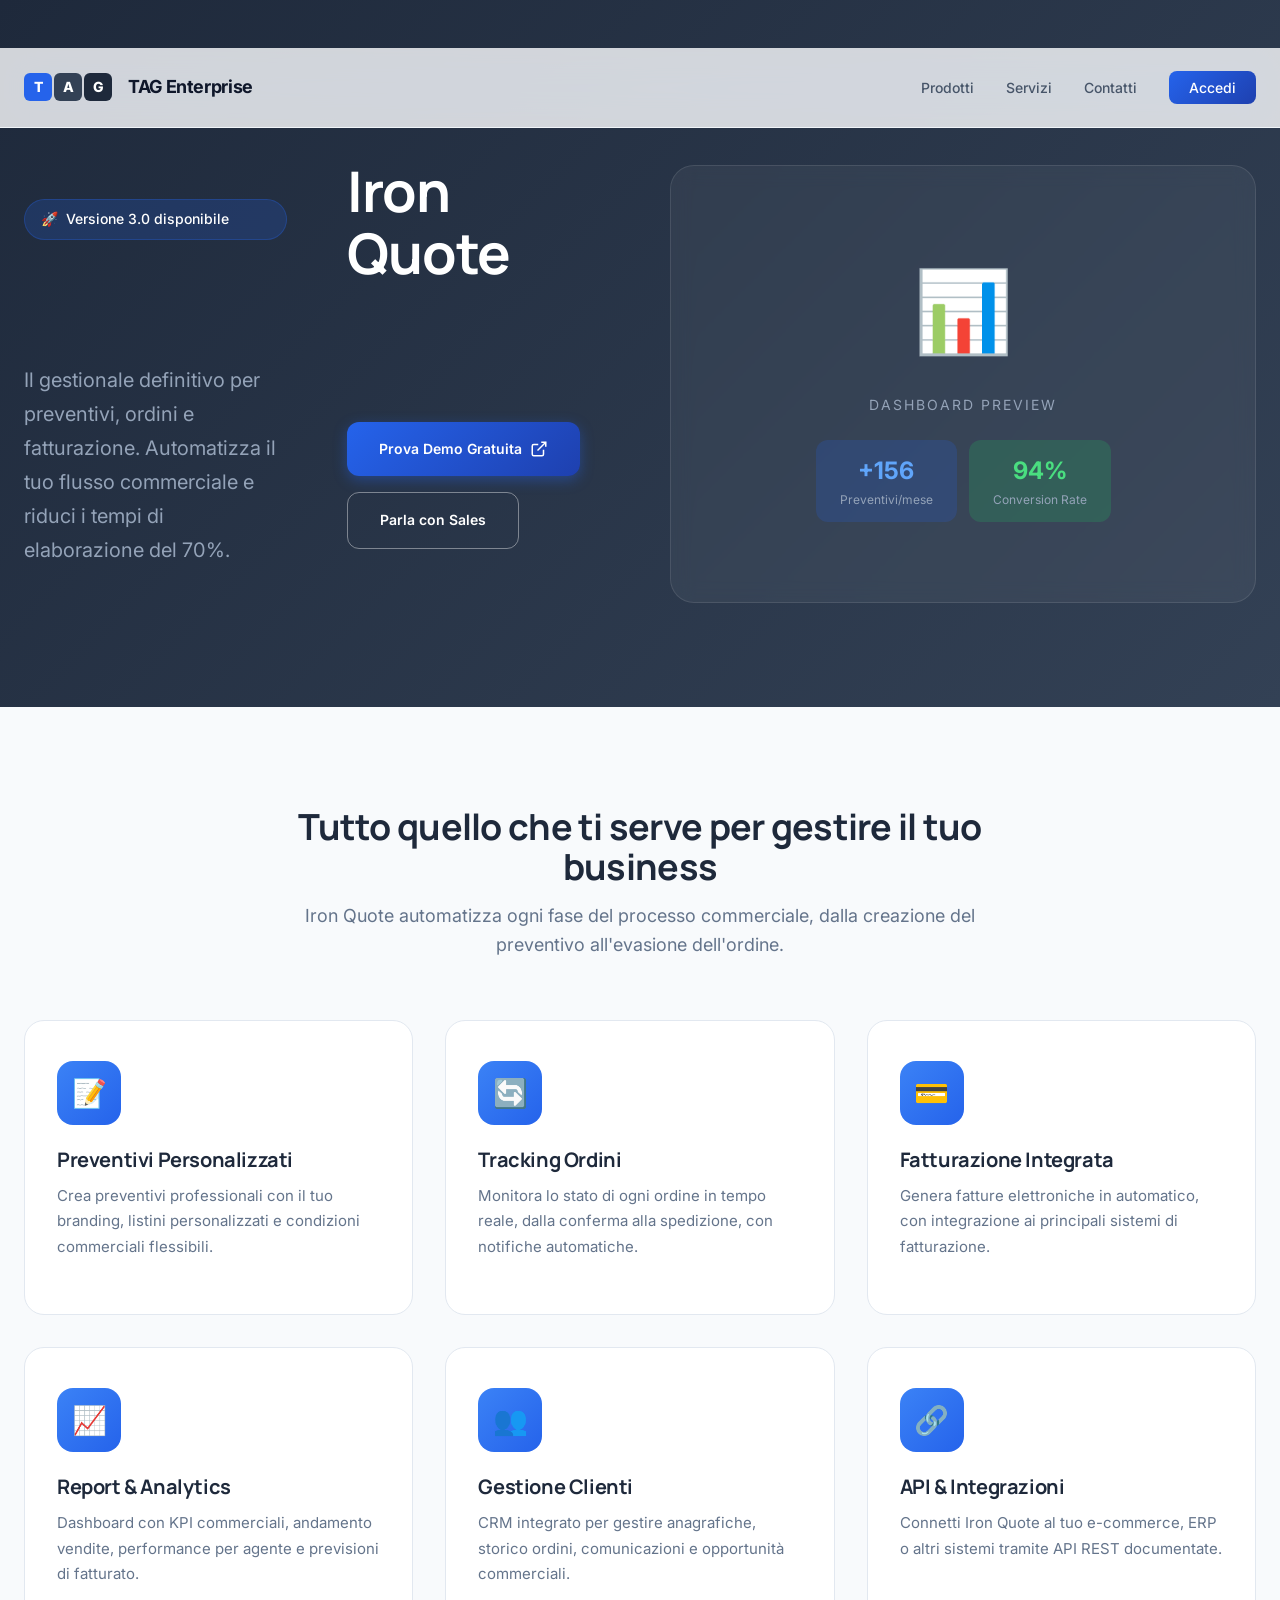
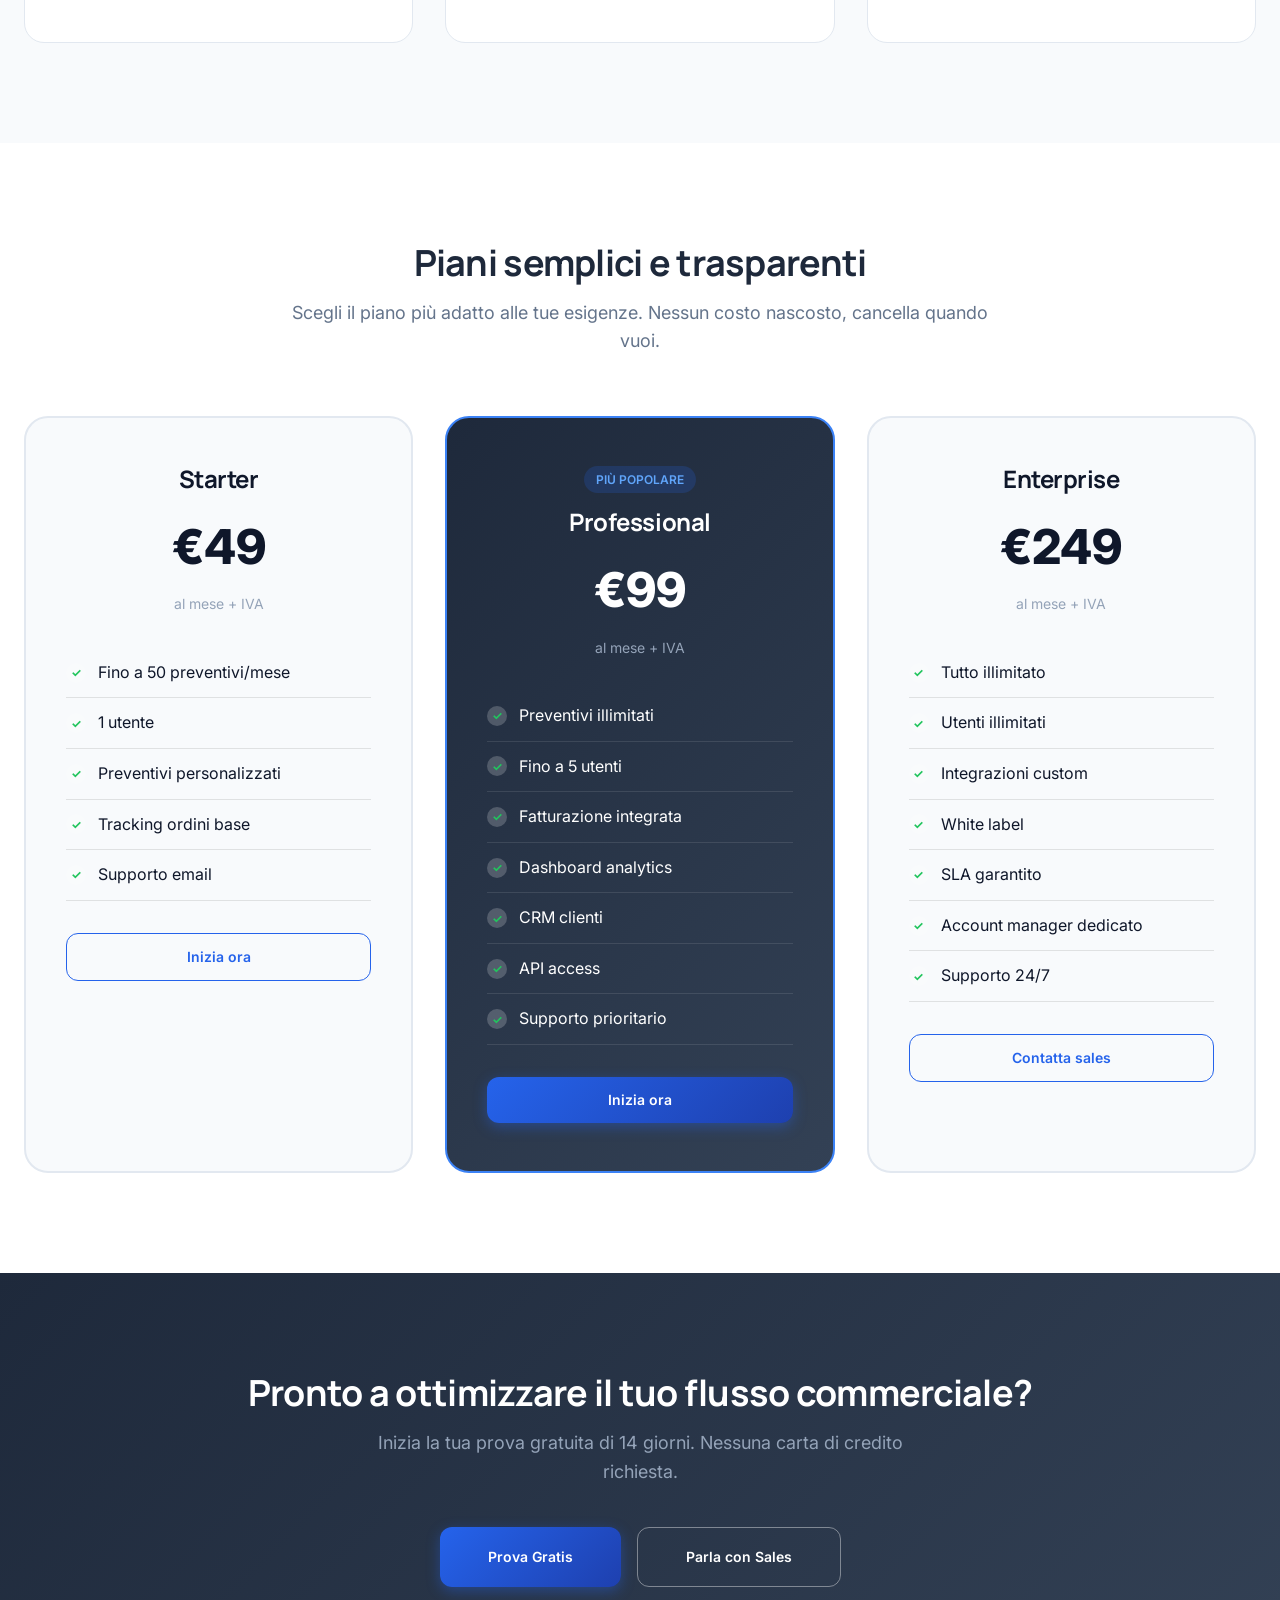
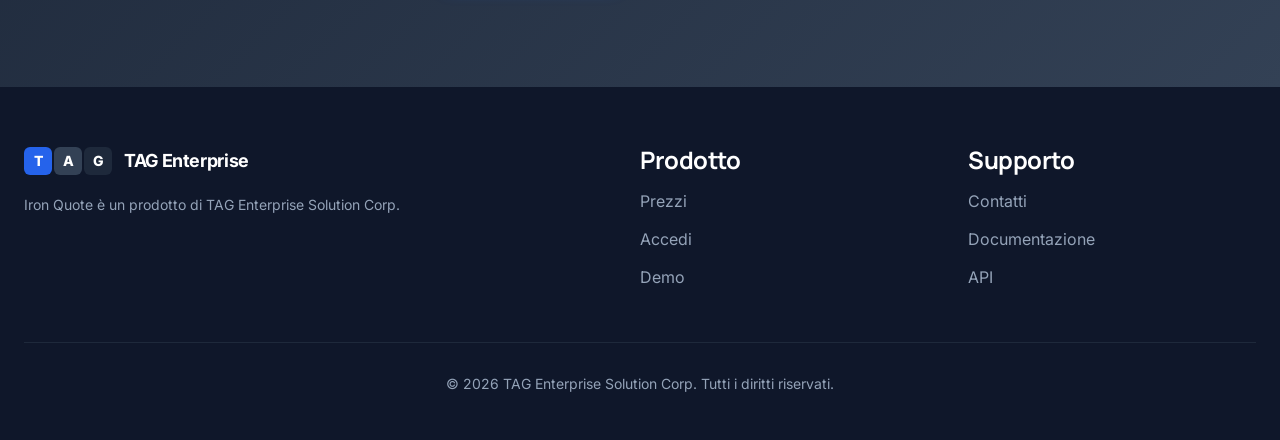
<file: iron-quote.html>
<!DOCTYPE html>
<html lang="it">
<head>
    <meta charset="UTF-8">
    <meta name="viewport" content="width=device-width, initial-scale=1.0">
    <title>Iron Quote - Gestionale per Preventivi e Ordini | TAG Enterprise</title>
    <meta name="description" content="Piattaforma completa per la gestione di preventivi, ordini e fatturazione. Automatizza il tuo flusso commerciale con Iron Quote.">

    <!-- Open Graph -->
    <meta property="og:title" content="Iron Quote - Gestionale per Preventivi e Ordini">
    <meta property="og:description" content="Automatizza il flusso commerciale dalla richiesta del cliente all'evasione dell'ordine.">
    <meta property="og:type" content="website">

    <link rel="preconnect" href="https://fonts.googleapis.com">
    <link rel="preconnect" href="https://fonts.gstatic.com" crossorigin>
    <link href="https://fonts.googleapis.com/css2?family=Inter:wght@300;400;500;600;700;800&family=Manrope:wght@400;500;600;700;800&display=swap" rel="stylesheet">
    <link rel="stylesheet" href="styles.css">

    <style>
        .product-hero {
            padding: 160px 0 100px;
            background: linear-gradient(135deg, #1e293b 0%, #334155 100%);
            color: white;
        }

        .product-hero-content {
            display: grid;
            grid-template-columns: 1fr 1fr;
            gap: 60px;
            align-items: center;
        }

        .product-hero-badge {
            display: inline-flex;
            align-items: center;
            gap: 8px;
            padding: 8px 16px;
            background: rgba(37, 99, 235, 0.2);
            border: 1px solid rgba(37, 99, 235, 0.3);
            border-radius: 100px;
            font-size: 14px;
            font-weight: 500;
            margin-bottom: 24px;
        }

        .product-hero h1 {
            font-size: clamp(36px, 5vw, 56px);
            margin-bottom: 20px;
            line-height: 1.1;
        }

        .product-hero .subtitle {
            font-size: 20px;
            color: #94a3b8;
            line-height: 1.7;
            margin-bottom: 40px;
        }

        .product-hero-visual {
            background: rgba(255, 255, 255, 0.05);
            border: 1px solid rgba(255, 255, 255, 0.1);
            border-radius: 24px;
            padding: 40px;
            backdrop-filter: blur(10px);
        }

        .feature-section {
            padding: 100px 0;
            background: #f8fafc;
        }

        .feature-grid {
            display: grid;
            grid-template-columns: repeat(3, 1fr);
            gap: 32px;
            margin-top: 60px;
        }

        .feature-box {
            background: white;
            padding: 40px 32px;
            border-radius: 20px;
            border: 1px solid #e2e8f0;
            transition: all 0.3s ease;
        }

        .feature-box:hover {
            transform: translateY(-4px);
            box-shadow: 0 20px 40px rgba(0, 0, 0, 0.1);
            border-color: #3b82f6;
        }

        .feature-icon {
            width: 64px;
            height: 64px;
            background: linear-gradient(135deg, #3b82f6, #2563eb);
            border-radius: 16px;
            display: flex;
            align-items: center;
            justify-content: center;
            font-size: 28px;
            margin-bottom: 24px;
        }

        .feature-box h3 {
            font-size: 20px;
            margin-bottom: 12px;
            color: #1e293b;
        }

        .feature-box p {
            color: #64748b;
            font-size: 15px;
            line-height: 1.7;
        }

        .pricing-section {
            padding: 100px 0;
            background: white;
        }

        .pricing-grid {
            display: grid;
            grid-template-columns: repeat(3, 1fr);
            gap: 32px;
            margin-top: 60px;
        }

        .pricing-card {
            background: #f8fafc;
            padding: 48px 40px;
            border-radius: 24px;
            border: 2px solid #e2e8f0;
            text-align: center;
            transition: all 0.3s ease;
        }

        .pricing-card:hover {
            transform: scale(1.02);
            border-color: #3b82f6;
        }

        .pricing-card.featured {
            background: linear-gradient(135deg, #1e293b, #334155);
            color: white;
            border-color: #3b82f6;
        }

        .pricing-card h3 {
            font-size: 24px;
            margin-bottom: 16px;
        }

        .pricing-amount {
            font-size: 48px;
            font-weight: 800;
            margin-bottom: 8px;
        }

        .pricing-period {
            font-size: 14px;
            color: #94a3b8;
            margin-bottom: 32px;
        }

        .pricing-features {
            list-style: none;
            text-align: left;
            margin-bottom: 32px;
        }

        .pricing-features li {
            padding: 12px 0;
            border-bottom: 1px solid rgba(0, 0, 0, 0.1);
            display: flex;
            align-items: center;
            gap: 12px;
        }

        .pricing-card.featured .pricing-features li {
            border-bottom-color: rgba(255, 255, 255, 0.1);
        }

        .check-icon {
            color: #22c55e;
            font-weight: 700;
        }

        @media (max-width: 1024px) {
            .product-hero-content,
            .feature-grid,
            .pricing-grid {
                grid-template-columns: 1fr;
            }
        }
    </style>
</head>
<body>
    <!-- Navigation -->
    <nav class="navbar" id="navbar">
        <div class="container nav-container">
            <a href="index.html" class="logo">
                <div class="logo-mark">
                    <span class="logo-t">T</span>
                    <span class="logo-a">A</span>
                    <span class="logo-g">G</span>
                </div>
                <div class="logo-text">
                    <span class="logo-name">TAG Enterprise</span>
                </div>
            </a>
            <ul class="nav-links">
                <li><a href="index.html#products">Prodotti</a></li>
                <li><a href="index.html#services">Servizi</a></li>
                <li><a href="index.html#contact">Contatti</a></li>
                <li><a href="https://app.iron-quote.it" class="btn-nav">Accedi</a></li>
            </ul>
        </div>
    </nav>

    <!-- Product Hero -->
    <section class="product-hero">
        <div class="container">
            <div class="product-hero-content">
                <div class="product-hero-content">
                    <div class="product-hero-badge">
                        <span>🚀</span>
                        <span>Versione 3.0 disponibile</span>
                    </div>
                    <h1>Iron Quote</h1>
                    <p class="subtitle">Il gestionale definitivo per preventivi, ordini e fatturazione. Automatizza il tuo flusso commerciale e riduci i tempi di elaborazione del 70%.</p>
                    <div style="display: flex; gap: 16px; flex-wrap: wrap;">
                        <a href="https://app.iron-quote.it" class="btn btn-primary" style="padding: 16px 32px;">
                            Prova Demo Gratuita
                            <svg class="btn-arrow" viewBox="0 0 24 24" fill="none" stroke="currentColor" stroke-width="2" style="width: 18px; height: 18px;">
                                <path d="M18 13v6a2 2 0 0 1-2 2H5a2 2 0 0 1-2-2V8a2 2 0 0 1 2-2h6"></path>
                                <polyline points="15 3 21 3 21 9"></polyline>
                                <line x1="10" y1="14" x2="21" y2="3"></line>
                            </svg>
                        </a>
                        <a href="#contact" class="btn btn-outline-light" style="padding: 16px 32px;">Parla con Sales</a>
                    </div>
                </div>
                <div class="product-hero-visual">
                    <div style="text-align: center; padding: 40px;">
                        <div style="font-size: 80px; margin-bottom: 20px;">📊</div>
                        <div style="font-size: 14px; color: #94a3b8; text-transform: uppercase; letter-spacing: 2px;">Dashboard Preview</div>
                        <div style="margin-top: 24px; display: flex; gap: 12px; justify-content: center;">
                            <div style="background: rgba(37, 99, 235, 0.2); padding: 12px 24px; border-radius: 12px;">
                                <div style="font-size: 24px; font-weight: 700; color: #60a5fa;">+156</div>
                                <div style="font-size: 12px; color: #94a3b8;">Preventivi/mese</div>
                            </div>
                            <div style="background: rgba(34, 197, 94, 0.2); padding: 12px 24px; border-radius: 12px;">
                                <div style="font-size: 24px; font-weight: 700; color: #4ade80;">94%</div>
                                <div style="font-size: 12px; color: #94a3b8;">Conversion Rate</div>
                            </div>
                        </div>
                    </div>
                </div>
            </div>
        </div>
    </section>

    <!-- Features -->
    <section class="feature-section">
        <div class="container">
            <div style="text-align: center; max-width: 700px; margin: 0 auto;">
                <h2 style="font-size: 36px; margin-bottom: 16px; color: #1e293b;">Tutto quello che ti serve per gestire il tuo business</h2>
                <p style="color: #64748b; font-size: 18px;">Iron Quote automatizza ogni fase del processo commerciale, dalla creazione del preventivo all'evasione dell'ordine.</p>
            </div>
            <div class="feature-grid">
                <div class="feature-box">
                    <div class="feature-icon">📝</div>
                    <h3>Preventivi Personalizzati</h3>
                    <p>Crea preventivi professionali con il tuo branding, listini personalizzati e condizioni commerciali flessibili.</p>
                </div>
                <div class="feature-box">
                    <div class="feature-icon">🔄</div>
                    <h3>Tracking Ordini</h3>
                    <p>Monitora lo stato di ogni ordine in tempo reale, dalla conferma alla spedizione, con notifiche automatiche.</p>
                </div>
                <div class="feature-box">
                    <div class="feature-icon">💳</div>
                    <h3>Fatturazione Integrata</h3>
                    <p>Genera fatture elettroniche in automatico, con integrazione ai principali sistemi di fatturazione.</p>
                </div>
                <div class="feature-box">
                    <div class="feature-icon">📈</div>
                    <h3>Report & Analytics</h3>
                    <p>Dashboard con KPI commerciali, andamento vendite, performance per agente e previsioni di fatturato.</p>
                </div>
                <div class="feature-box">
                    <div class="feature-icon">👥</div>
                    <h3>Gestione Clienti</h3>
                    <p>CRM integrato per gestire anagrafiche, storico ordini, comunicazioni e opportunità commerciali.</p>
                </div>
                <div class="feature-box">
                    <div class="feature-icon">🔗</div>
                    <h3>API & Integrazioni</h3>
                    <p>Connetti Iron Quote al tuo e-commerce, ERP o altri sistemi tramite API REST documentate.</p>
                </div>
            </div>
        </div>
    </section>

    <!-- Pricing -->
    <section class="pricing-section" id="pricing">
        <div class="container">
            <div style="text-align: center; max-width: 700px; margin: 0 auto;">
                <h2 style="font-size: 36px; margin-bottom: 16px; color: #1e293b;">Piani semplici e trasparenti</h2>
                <p style="color: #64748b; font-size: 18px;">Scegli il piano più adatto alle tue esigenze. Nessun costo nascosto, cancella quando vuoi.</p>
            </div>
            <div class="pricing-grid">
                <div class="pricing-card">
                    <h3>Starter</h3>
                    <div class="pricing-amount">€49</div>
                    <div class="pricing-period">al mese + IVA</div>
                    <ul class="pricing-features">
                        <li><span class="check-icon">✓</span> Fino a 50 preventivi/mese</li>
                        <li><span class="check-icon">✓</span> 1 utente</li>
                        <li><span class="check-icon">✓</span> Preventivi personalizzati</li>
                        <li><span class="check-icon">✓</span> Tracking ordini base</li>
                        <li><span class="check-icon">✓</span> Supporto email</li>
                    </ul>
                    <a href="https://app.iron-quote.it" class="btn btn-outline" style="width: 100%;">Inizia ora</a>
                </div>
                <div class="pricing-card featured">
                    <div style="background: rgba(37, 99, 235, 0.2); padding: 4px 12px; border-radius: 100px; display: inline-block; font-size: 12px; font-weight: 600; margin-bottom: 16px; color: #60a5fa;">PIÙ POPOLARE</div>
                    <h3>Professional</h3>
                    <div class="pricing-amount">€99</div>
                    <div class="pricing-period">al mese + IVA</div>
                    <ul class="pricing-features">
                        <li><span class="check-icon">✓</span> Preventivi illimitati</li>
                        <li><span class="check-icon">✓</span> Fino a 5 utenti</li>
                        <li><span class="check-icon">✓</span> Fatturazione integrata</li>
                        <li><span class="check-icon">✓</span> Dashboard analytics</li>
                        <li><span class="check-icon">✓</span> CRM clienti</li>
                        <li><span class="check-icon">✓</span> API access</li>
                        <li><span class="check-icon">✓</span> Supporto prioritario</li>
                    </ul>
                    <a href="https://app.iron-quote.it" class="btn btn-primary" style="width: 100%;">Inizia ora</a>
                </div>
                <div class="pricing-card">
                    <h3>Enterprise</h3>
                    <div class="pricing-amount">€249</div>
                    <div class="pricing-period">al mese + IVA</div>
                    <ul class="pricing-features">
                        <li><span class="check-icon">✓</span> Tutto illimitato</li>
                        <li><span class="check-icon">✓</span> Utenti illimitati</li>
                        <li><span class="check-icon">✓</span> Integrazioni custom</li>
                        <li><span class="check-icon">✓</span> White label</li>
                        <li><span class="check-icon">✓</span> SLA garantito</li>
                        <li><span class="check-icon">✓</span> Account manager dedicato</li>
                        <li><span class="check-icon">✓</span> Supporto 24/7</li>
                    </ul>
                    <a href="#contact" class="btn btn-outline" style="width: 100%;">Contatta sales</a>
                </div>
            </div>
        </div>
    </section>

    <!-- CTA -->
    <section style="padding: 100px 0; background: linear-gradient(135deg, #1e293b, #334155); text-align: center;">
        <div class="container">
            <h2 style="font-size: 36px; color: white; margin-bottom: 16px;">Pronto a ottimizzare il tuo flusso commerciale?</h2>
            <p style="color: #94a3b8; font-size: 18px; margin-bottom: 40px; max-width: 600px; margin-left: auto; margin-right: auto;">Inizia la tua prova gratuita di 14 giorni. Nessuna carta di credito richiesta.</p>
            <div style="display: flex; gap: 16px; justify-content: center; flex-wrap: wrap;">
                <a href="https://app.iron-quote.it" class="btn btn-primary" style="padding: 18px 48px;">Prova Gratis</a>
                <a href="#contact" class="btn btn-outline-light" style="padding: 18px 48px;">Parla con Sales</a>
            </div>
        </div>
    </section>

    <!-- Footer -->
    <footer style="background: #0f172a; color: #94a3b8; padding: 60px 0 30px;">
        <div class="container">
            <div style="display: grid; grid-template-columns: 2fr 1fr 1fr; gap: 40px; margin-bottom: 40px;">
                <div>
                    <a href="index.html" class="logo" style="margin-bottom: 16px; display: inline-flex; align-items: center; gap: 12px;">
                        <div class="logo-mark">
                            <span class="logo-t">T</span>
                            <span class="logo-a">A</span>
                            <span class="logo-g">G</span>
                        </div>
                        <span class="logo-name" style="color: white;">TAG Enterprise</span>
                    </a>
                    <p style="font-size: 14px; line-height: 1.8;">Iron Quote è un prodotto di TAG Enterprise Solution Corp.</p>
                </div>
                <div>
                    <h4 style="color: white; margin-bottom: 16px;">Prodotto</h4>
                    <ul style="list-style: none; padding: 0;">
                        <li style="margin-bottom: 12px;"><a href="#pricing" style="color: #94a3b8;">Prezzi</a></li>
                        <li style="margin-bottom: 12px;"><a href="https://app.iron-quote.it" style="color: #94a3b8;">Accedi</a></li>
                        <li style="margin-bottom: 12px;"><a href="#contact" style="color: #94a3b8;">Demo</a></li>
                    </ul>
                </div>
                <div>
                    <h4 style="color: white; margin-bottom: 16px;">Supporto</h4>
                    <ul style="list-style: none; padding: 0;">
                        <li style="margin-bottom: 12px;"><a href="#contact" style="color: #94a3b8;">Contatti</a></li>
                        <li style="margin-bottom: 12px;"><a href="#" style="color: #94a3b8;">Documentazione</a></li>
                        <li style="margin-bottom: 12px;"><a href="#" style="color: #94a3b8;">API</a></li>
                    </ul>
                </div>
            </div>
            <div style="border-top: 1px solid #1e293b; padding-top: 30px; text-align: center; font-size: 14px;">
                <p>&copy; 2026 TAG Enterprise Solution Corp. Tutti i diritti riservati.</p>
            </div>
        </div>
    </footer>

    <script src="script.js"></script>
    <script>
        // Navbar scroll effect
        window.addEventListener('scroll', () => {
            const navbar = document.getElementById('navbar');
            if (window.scrollY > 50) {
                navbar.classList.add('scrolled');
            } else {
                navbar.classList.remove('scrolled');
            }
        });
    </script>
</body>
</html>
</file>
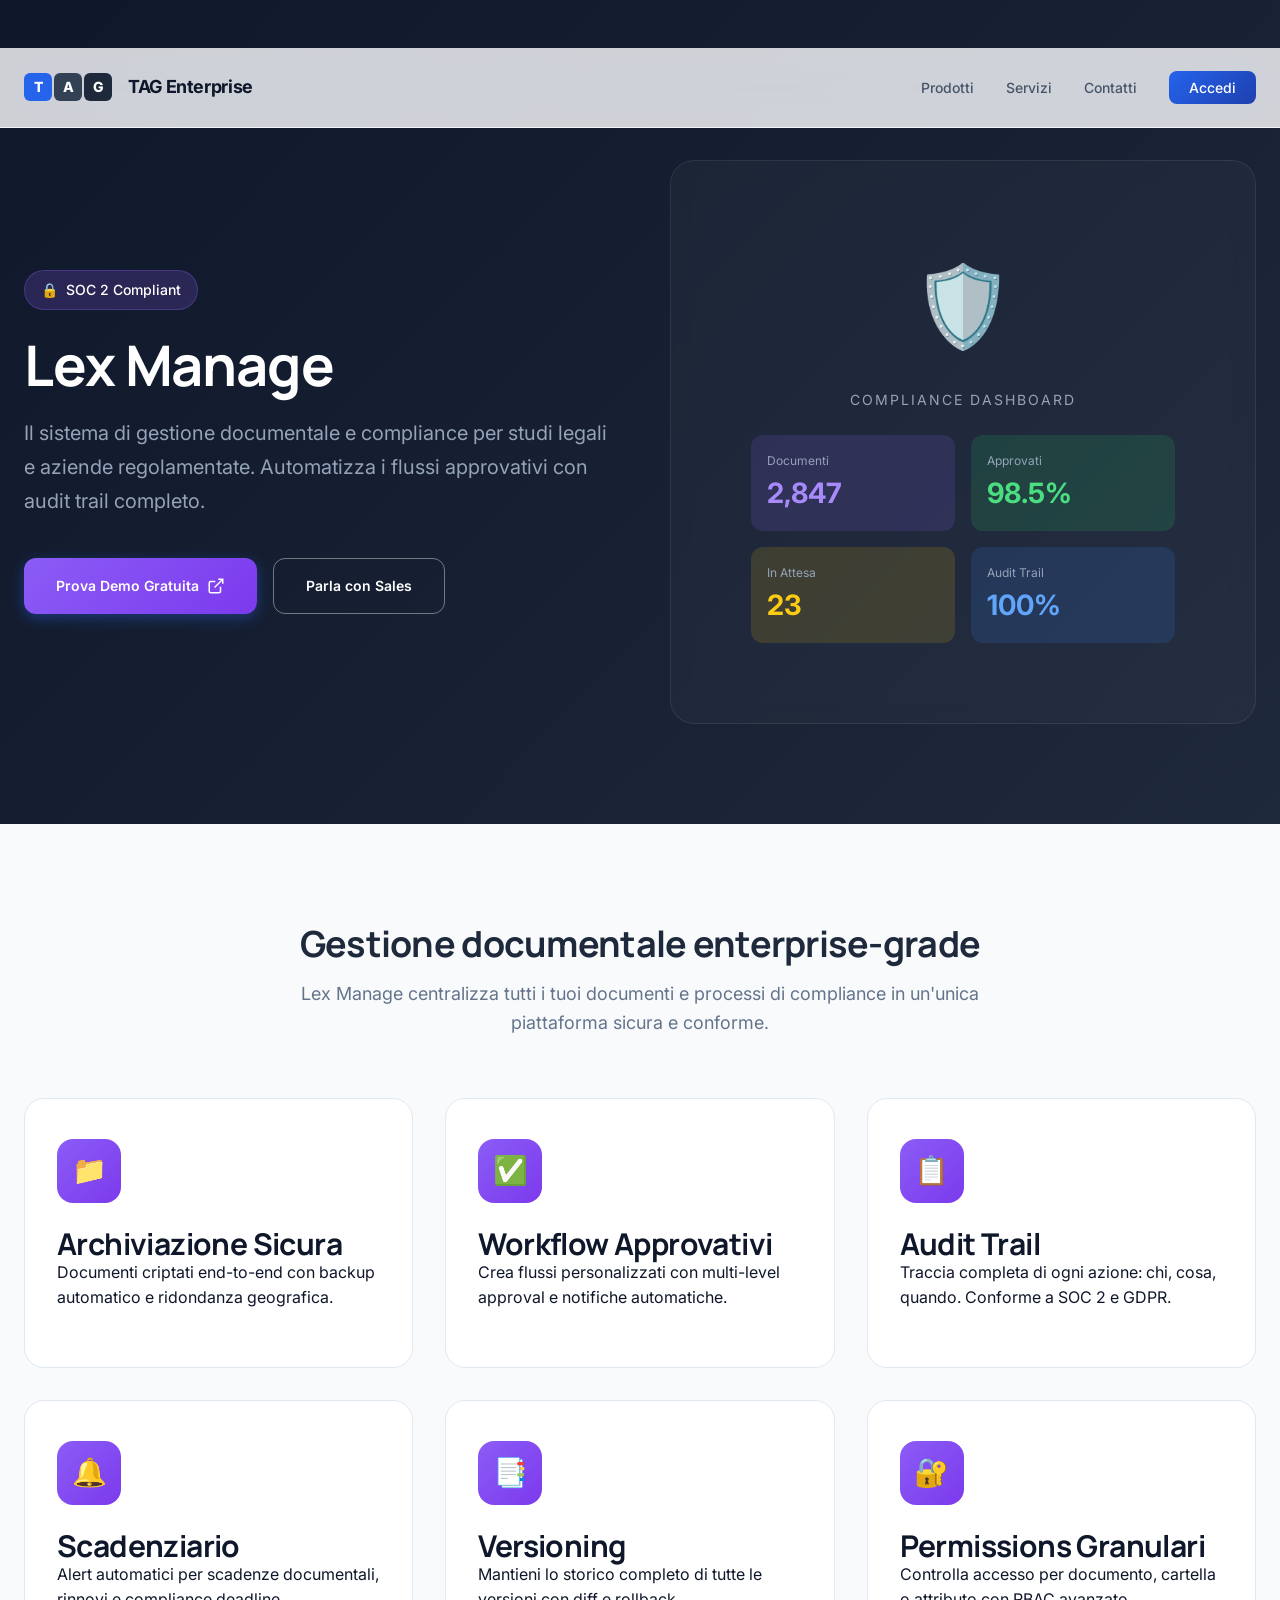
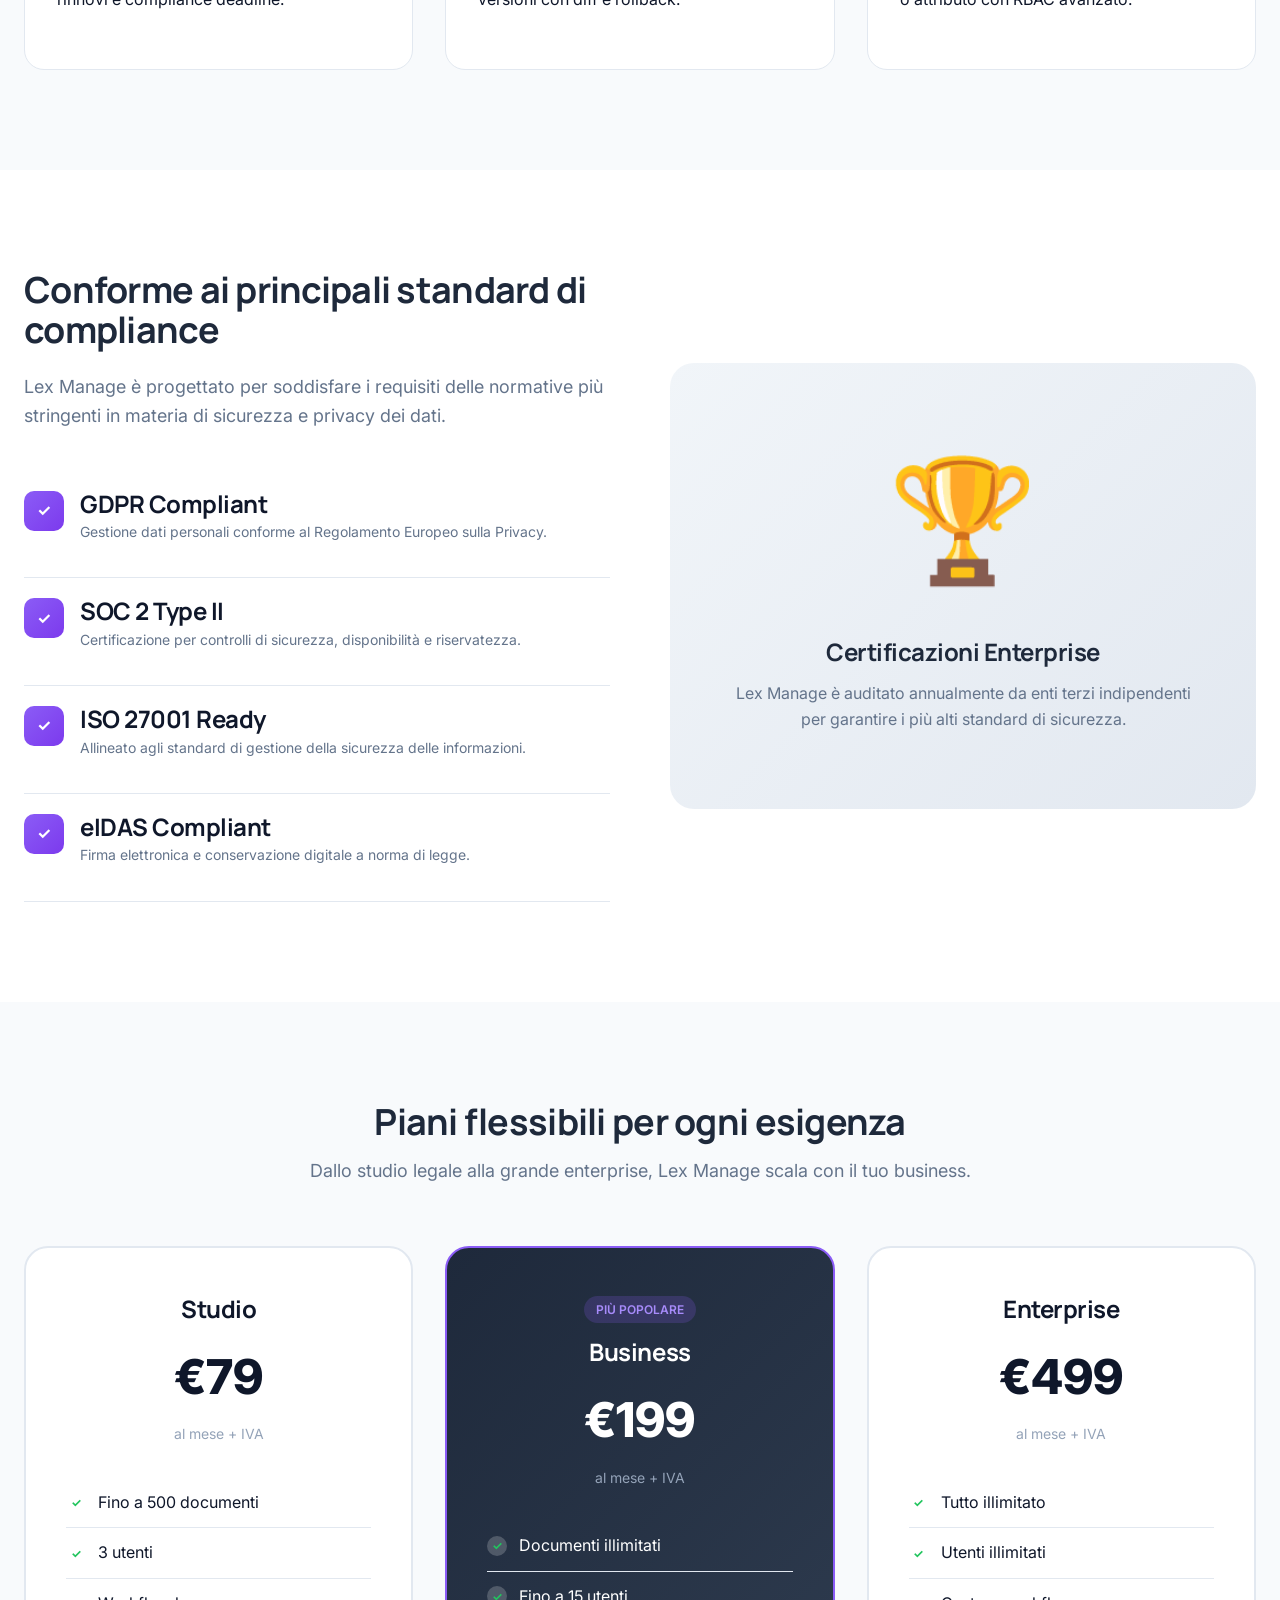
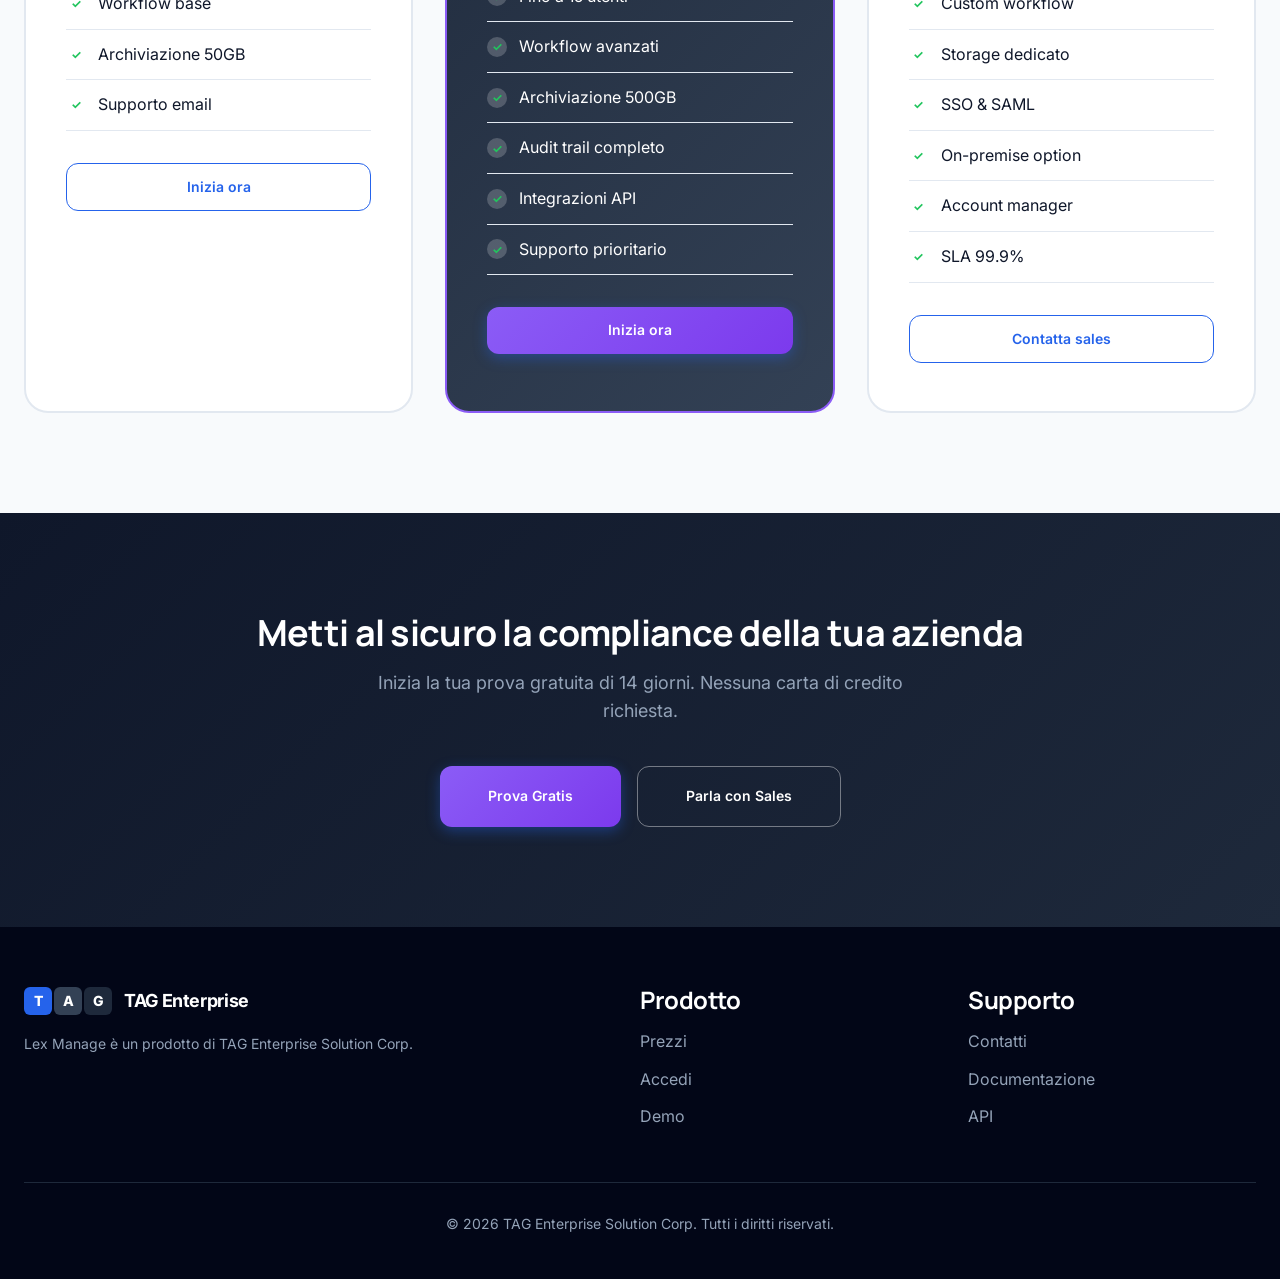
<file: lex-manage.html>
<!DOCTYPE html>
<html lang="it">
<head>
    <meta charset="UTF-8">
    <meta name="viewport" content="width=device-width, initial-scale=1.0">
    <title>Lex Manage - Compliance e Documenti | TAG Enterprise</title>
    <meta name="description" content="Sistema avanzato per compliance aziendale, archiviazione documentale e flussi approvativi. Ideale per studi legali e aziende regolamentate.">

    <!-- Open Graph -->
    <meta property="og:title" content="Lex Manage - Compliance e Documenti">
    <meta property="og:description" content="Automatizza i flussi approvativi e gestisci la compliance con audit trail completo.">
    <meta property="og:type" content="website">

    <link rel="preconnect" href="https://fonts.googleapis.com">
    <link rel="preconnect" href="https://fonts.gstatic.com" crossorigin>
    <link href="https://fonts.googleapis.com/css2?family=Inter:wght@300;400;500;600;700;800&family=Manrope:wght@400;500;600;700;800&display=swap" rel="stylesheet">
    <link rel="stylesheet" href="styles.css">

    <style>
        .product-hero {
            padding: 160px 0 100px;
            background: linear-gradient(135deg, #0f172a 0%, #1e293b 100%);
            color: white;
        }

        .product-hero-content {
            display: grid;
            grid-template-columns: 1fr 1fr;
            gap: 60px;
            align-items: center;
        }

        .product-hero-badge {
            display: inline-flex;
            align-items: center;
            gap: 8px;
            padding: 8px 16px;
            background: rgba(139, 92, 246, 0.2);
            border: 1px solid rgba(139, 92, 246, 0.3);
            border-radius: 100px;
            font-size: 14px;
            font-weight: 500;
            margin-bottom: 24px;
        }

        .product-hero h1 {
            font-size: clamp(36px, 5vw, 56px);
            margin-bottom: 20px;
            line-height: 1.1;
        }

        .product-hero .subtitle {
            font-size: 20px;
            color: #94a3b8;
            line-height: 1.7;
            margin-bottom: 40px;
        }

        .product-hero-visual {
            background: rgba(255, 255, 255, 0.03);
            border: 1px solid rgba(255, 255, 255, 0.08);
            border-radius: 24px;
            padding: 40px;
            backdrop-filter: blur(10px);
        }

        .feature-section {
            padding: 100px 0;
            background: #f8fafc;
        }

        .feature-grid {
            display: grid;
            grid-template-columns: repeat(3, 1fr);
            gap: 32px;
            margin-top: 60px;
        }

        .feature-box {
            background: white;
            padding: 40px 32px;
            border-radius: 20px;
            border: 1px solid #e2e8f0;
            transition: all 0.3s ease;
        }

        .feature-box:hover {
            transform: translateY(-4px);
            box-shadow: 0 20px 40px rgba(0, 0, 0, 0.1);
            border-color: #8b5cf6;
        }

        .feature-icon {
            width: 64px;
            height: 64px;
            background: linear-gradient(135deg, #8b5cf6, #7c3aed);
            border-radius: 16px;
            display: flex;
            align-items: center;
            justify-content: center;
            font-size: 28px;
            margin-bottom: 24px;
        }

        .compliance-section {
            padding: 100px 0;
            background: white;
        }

        .compliance-grid {
            display: grid;
            grid-template-columns: 1fr 1fr;
            gap: 60px;
            align-items: center;
        }

        .compliance-list {
            list-style: none;
        }

        .compliance-list li {
            display: flex;
            align-items: flex-start;
            gap: 16px;
            padding: 20px 0;
            border-bottom: 1px solid #e2e8f0;
        }

        .compliance-icon {
            width: 40px;
            height: 40px;
            background: linear-gradient(135deg, #8b5cf6, #7c3aed);
            border-radius: 10px;
            display: flex;
            align-items: center;
            justify-content: center;
            color: white;
            font-weight: 700;
            flex-shrink: 0;
        }

        .pricing-section {
            padding: 100px 0;
            background: #f8fafc;
        }

        .pricing-grid {
            display: grid;
            grid-template-columns: repeat(3, 1fr);
            gap: 32px;
            margin-top: 60px;
        }

        .pricing-card {
            background: white;
            padding: 48px 40px;
            border-radius: 24px;
            border: 2px solid #e2e8f0;
            text-align: center;
            transition: all 0.3s ease;
        }

        .pricing-card:hover {
            transform: scale(1.02);
            border-color: #8b5cf6;
        }

        .pricing-card.featured {
            background: linear-gradient(135deg, #1e293b, #334155);
            color: white;
            border-color: #8b5cf6;
        }

        .pricing-card h3 {
            font-size: 24px;
            margin-bottom: 16px;
        }

        .pricing-amount {
            font-size: 48px;
            font-weight: 800;
            margin-bottom: 8px;
        }

        .pricing-period {
            font-size: 14px;
            color: #94a3b8;
            margin-bottom: 32px;
        }

        .pricing-features {
            list-style: none;
            text-align: left;
            margin-bottom: 32px;
        }

        .pricing-features li {
            padding: 12px 0;
            border-bottom: 1px solid #e2e8f0;
            display: flex;
            align-items: center;
            gap: 12px;
        }

        .check-icon {
            color: #22c55e;
            font-weight: 700;
        }

        @media (max-width: 1024px) {
            .product-hero-content,
            .feature-grid,
            .pricing-grid,
            .compliance-grid {
                grid-template-columns: 1fr;
            }
        }
    </style>
</head>
<body>
    <!-- Navigation -->
    <nav class="navbar" id="navbar">
        <div class="container nav-container">
            <a href="index.html" class="logo">
                <div class="logo-mark">
                    <span class="logo-t">T</span>
                    <span class="logo-a">A</span>
                    <span class="logo-g">G</span>
                </div>
                <div class="logo-text">
                    <span class="logo-name">TAG Enterprise</span>
                </div>
            </a>
            <ul class="nav-links">
                <li><a href="index.html#products">Prodotti</a></li>
                <li><a href="index.html#services">Servizi</a></li>
                <li><a href="index.html#contact">Contatti</a></li>
                <li><a href="https://app.lexmanage.it" class="btn-nav">Accedi</a></li>
            </ul>
        </div>
    </nav>

    <!-- Product Hero -->
    <section class="product-hero">
        <div class="container">
            <div class="product-hero-content">
                <div>
                    <div class="product-hero-badge">
                        <span>🔒</span>
                        <span>SOC 2 Compliant</span>
                    </div>
                    <h1>Lex Manage</h1>
                    <p class="subtitle">Il sistema di gestione documentale e compliance per studi legali e aziende regolamentate. Automatizza i flussi approvativi con audit trail completo.</p>
                    <div style="display: flex; gap: 16px; flex-wrap: wrap;">
                        <a href="https://app.lexmanage.it" class="btn btn-primary" style="padding: 16px 32px; background: linear-gradient(135deg, #8b5cf6, #7c3aed);">
                            Prova Demo Gratuita
                            <svg class="btn-arrow" viewBox="0 0 24 24" fill="none" stroke="currentColor" stroke-width="2" style="width: 18px; height: 18px;">
                                <path d="M18 13v6a2 2 0 0 1-2 2H5a2 2 0 0 1-2-2V8a2 2 0 0 1 2-2h6"></path>
                                <polyline points="15 3 21 3 21 9"></polyline>
                                <line x1="10" y1="14" x2="21" y2="3"></line>
                            </svg>
                        </a>
                        <a href="#contact" class="btn btn-outline-light" style="padding: 16px 32px;">Parla con Sales</a>
                    </div>
                </div>
                <div class="product-hero-visual">
                    <div style="text-align: center; padding: 40px;">
                        <div style="font-size: 80px; margin-bottom: 20px;">🛡️</div>
                        <div style="font-size: 14px; color: #94a3b8; text-transform: uppercase; letter-spacing: 2px;">Compliance Dashboard</div>
                        <div style="margin-top: 24px; display: grid; grid-template-columns: 1fr 1fr; gap: 16px;">
                            <div style="background: rgba(139, 92, 246, 0.15); padding: 16px; border-radius: 12px; text-align: left;">
                                <div style="font-size: 12px; color: #94a3b8;">Documenti</div>
                                <div style="font-size: 28px; font-weight: 700; color: #a78bfa;">2,847</div>
                            </div>
                            <div style="background: rgba(34, 197, 94, 0.15); padding: 16px; border-radius: 12px; text-align: left;">
                                <div style="font-size: 12px; color: #94a3b8;">Approvati</div>
                                <div style="font-size: 28px; font-weight: 700; color: #4ade80;">98.5%</div>
                            </div>
                            <div style="background: rgba(234, 179, 8, 0.15); padding: 16px; border-radius: 12px; text-align: left;">
                                <div style="font-size: 12px; color: #94a3b8;">In Attesa</div>
                                <div style="font-size: 28px; font-weight: 700; color: #facc15;">23</div>
                            </div>
                            <div style="background: rgba(59, 130, 246, 0.15); padding: 16px; border-radius: 12px; text-align: left;">
                                <div style="font-size: 12px; color: #94a3b8;">Audit Trail</div>
                                <div style="font-size: 28px; font-weight: 700; color: #60a5fa;">100%</div>
                            </div>
                        </div>
                    </div>
                </div>
            </div>
        </div>
    </section>

    <!-- Features -->
    <section class="feature-section">
        <div class="container">
            <div style="text-align: center; max-width: 700px; margin: 0 auto;">
                <h2 style="font-size: 36px; margin-bottom: 16px; color: #1e293b;">Gestione documentale enterprise-grade</h2>
                <p style="color: #64748b; font-size: 18px;">Lex Manage centralizza tutti i tuoi documenti e processi di compliance in un'unica piattaforma sicura e conforme.</p>
            </div>
            <div class="feature-grid">
                <div class="feature-box">
                    <div class="feature-icon">📁</div>
                    <h3>Archiviazione Sicura</h3>
                    <p>Documenti criptati end-to-end con backup automatico e ridondanza geografica.</p>
                </div>
                <div class="feature-box">
                    <div class="feature-icon">✅</div>
                    <h3>Workflow Approvativi</h3>
                    <p>Crea flussi personalizzati con multi-level approval e notifiche automatiche.</p>
                </div>
                <div class="feature-box">
                    <div class="feature-icon">📋</div>
                    <h3>Audit Trail</h3>
                    <p>Traccia completa di ogni azione: chi, cosa, quando. Conforme a SOC 2 e GDPR.</p>
                </div>
                <div class="feature-box">
                    <div class="feature-icon">🔔</div>
                    <h3>Scadenziario</h3>
                    <p>Alert automatici per scadenze documentali, rinnovi e compliance deadline.</p>
                </div>
                <div class="feature-box">
                    <div class="feature-icon">📑</div>
                    <h3>Versioning</h3>
                    <p>Mantieni lo storico completo di tutte le versioni con diff e rollback.</p>
                </div>
                <div class="feature-box">
                    <div class="feature-icon">🔐</div>
                    <h3>Permissions Granulari</h3>
                    <p>Controlla accesso per documento, cartella o attributo con RBAC avanzato.</p>
                </div>
            </div>
        </div>
    </section>

    <!-- Compliance -->
    <section class="compliance-section">
        <div class="container">
            <div class="compliance-grid">
                <div>
                    <h2 style="font-size: 36px; margin-bottom: 24px; color: #1e293b;">Conforme ai principali standard di compliance</h2>
                    <p style="color: #64748b; font-size: 18px; margin-bottom: 40px;">Lex Manage è progettato per soddisfare i requisiti delle normative più stringenti in materia di sicurezza e privacy dei dati.</p>
                    <ul class="compliance-list">
                        <li>
                            <div class="compliance-icon">✓</div>
                            <div>
                                <h4 style="margin-bottom: 4px;">GDPR Compliant</h4>
                                <p style="color: #64748b; font-size: 14px;">Gestione dati personali conforme al Regolamento Europeo sulla Privacy.</p>
                            </div>
                        </li>
                        <li>
                            <div class="compliance-icon">✓</div>
                            <div>
                                <h4 style="margin-bottom: 4px;">SOC 2 Type II</h4>
                                <p style="color: #64748b; font-size: 14px;">Certificazione per controlli di sicurezza, disponibilità e riservatezza.</p>
                            </div>
                        </li>
                        <li>
                            <div class="compliance-icon">✓</div>
                            <div>
                                <h4 style="margin-bottom: 4px;">ISO 27001 Ready</h4>
                                <p style="color: #64748b; font-size: 14px;">Allineato agli standard di gestione della sicurezza delle informazioni.</p>
                            </div>
                        </li>
                        <li>
                            <div class="compliance-icon">✓</div>
                            <div>
                                <h4 style="margin-bottom: 4px;">eIDAS Compliant</h4>
                                <p style="color: #64748b; font-size: 14px;">Firma elettronica e conservazione digitale a norma di legge.</p>
                            </div>
                        </li>
                    </ul>
                </div>
                <div style="background: linear-gradient(135deg, #f1f5f9, #e2e8f0); border-radius: 24px; padding: 60px; text-align: center;">
                    <div style="font-size: 120px; margin-bottom: 24px;">🏆</div>
                    <h3 style="font-size: 24px; color: #1e293b; margin-bottom: 16px;">Certificazioni Enterprise</h3>
                    <p style="color: #64748b;">Lex Manage è auditato annualmente da enti terzi indipendenti per garantire i più alti standard di sicurezza.</p>
                </div>
            </div>
        </div>
    </section>

    <!-- Pricing -->
    <section class="pricing-section" id="pricing">
        <div class="container">
            <div style="text-align: center; max-width: 700px; margin: 0 auto;">
                <h2 style="font-size: 36px; margin-bottom: 16px; color: #1e293b;">Piani flessibili per ogni esigenza</h2>
                <p style="color: #64748b; font-size: 18px;">Dallo studio legale alla grande enterprise, Lex Manage scala con il tuo business.</p>
            </div>
            <div class="pricing-grid">
                <div class="pricing-card">
                    <h3>Studio</h3>
                    <div class="pricing-amount">€79</div>
                    <div class="pricing-period">al mese + IVA</div>
                    <ul class="pricing-features">
                        <li><span class="check-icon">✓</span> Fino a 500 documenti</li>
                        <li><span class="check-icon">✓</span> 3 utenti</li>
                        <li><span class="check-icon">✓</span> Workflow base</li>
                        <li><span class="check-icon">✓</span> Archiviazione 50GB</li>
                        <li><span class="check-icon">✓</span> Supporto email</li>
                    </ul>
                    <a href="https://app.lexmanage.it" class="btn btn-outline" style="width: 100%;">Inizia ora</a>
                </div>
                <div class="pricing-card featured">
                    <div style="background: rgba(139, 92, 246, 0.2); padding: 4px 12px; border-radius: 100px; display: inline-block; font-size: 12px; font-weight: 600; margin-bottom: 16px; color: #a78bfa;">PIÙ POPOLARE</div>
                    <h3>Business</h3>
                    <div class="pricing-amount">€199</div>
                    <div class="pricing-period">al mese + IVA</div>
                    <ul class="pricing-features">
                        <li><span class="check-icon">✓</span> Documenti illimitati</li>
                        <li><span class="check-icon">✓</span> Fino a 15 utenti</li>
                        <li><span class="check-icon">✓</span> Workflow avanzati</li>
                        <li><span class="check-icon">✓</span> Archiviazione 500GB</li>
                        <li><span class="check-icon">✓</span> Audit trail completo</li>
                        <li><span class="check-icon">✓</span> Integrazioni API</li>
                        <li><span class="check-icon">✓</span> Supporto prioritario</li>
                    </ul>
                    <a href="https://app.lexmanage.it" class="btn btn-primary" style="width: 100%; background: linear-gradient(135deg, #8b5cf6, #7c3aed);">Inizia ora</a>
                </div>
                <div class="pricing-card">
                    <h3>Enterprise</h3>
                    <div class="pricing-amount">€499</div>
                    <div class="pricing-period">al mese + IVA</div>
                    <ul class="pricing-features">
                        <li><span class="check-icon">✓</span> Tutto illimitato</li>
                        <li><span class="check-icon">✓</span> Utenti illimitati</li>
                        <li><span class="check-icon">✓</span> Custom workflow</li>
                        <li><span class="check-icon">✓</span> Storage dedicato</li>
                        <li><span class="check-icon">✓</span> SSO & SAML</li>
                        <li><span class="check-icon">✓</span> On-premise option</li>
                        <li><span class="check-icon">✓</span> Account manager</li>
                        <li><span class="check-icon">✓</span> SLA 99.9%</li>
                    </ul>
                    <a href="#contact" class="btn btn-outline" style="width: 100%;">Contatta sales</a>
                </div>
            </div>
        </div>
    </section>

    <!-- CTA -->
    <section style="padding: 100px 0; background: linear-gradient(135deg, #0f172a, #1e293b); text-align: center;">
        <div class="container">
            <h2 style="font-size: 36px; color: white; margin-bottom: 16px;">Metti al sicuro la compliance della tua azienda</h2>
            <p style="color: #94a3b8; font-size: 18px; margin-bottom: 40px; max-width: 600px; margin-left: auto; margin-right: auto;">Inizia la tua prova gratuita di 14 giorni. Nessuna carta di credito richiesta.</p>
            <div style="display: flex; gap: 16px; justify-content: center; flex-wrap: wrap;">
                <a href="https://app.lexmanage.it" class="btn btn-primary" style="padding: 18px 48px; background: linear-gradient(135deg, #8b5cf6, #7c3aed);">Prova Gratis</a>
                <a href="#contact" class="btn btn-outline-light" style="padding: 18px 48px;">Parla con Sales</a>
            </div>
        </div>
    </section>

    <!-- Footer -->
    <footer style="background: #020617; color: #94a3b8; padding: 60px 0 30px;">
        <div class="container">
            <div style="display: grid; grid-template-columns: 2fr 1fr 1fr; gap: 40px; margin-bottom: 40px;">
                <div>
                    <a href="index.html" class="logo" style="margin-bottom: 16px; display: inline-flex; align-items: center; gap: 12px;">
                        <div class="logo-mark">
                            <span class="logo-t">T</span>
                            <span class="logo-a">A</span>
                            <span class="logo-g">G</span>
                        </div>
                        <span class="logo-name" style="color: white;">TAG Enterprise</span>
                    </a>
                    <p style="font-size: 14px; line-height: 1.8;">Lex Manage è un prodotto di TAG Enterprise Solution Corp.</p>
                </div>
                <div>
                    <h4 style="color: white; margin-bottom: 16px;">Prodotto</h4>
                    <ul style="list-style: none; padding: 0;">
                        <li style="margin-bottom: 12px;"><a href="#pricing" style="color: #94a3b8;">Prezzi</a></li>
                        <li style="margin-bottom: 12px;"><a href="https://app.lexmanage.it" style="color: #94a3b8;">Accedi</a></li>
                        <li style="margin-bottom: 12px;"><a href="#contact" style="color: #94a3b8;">Demo</a></li>
                    </ul>
                </div>
                <div>
                    <h4 style="color: white; margin-bottom: 16px;">Supporto</h4>
                    <ul style="list-style: none; padding: 0;">
                        <li style="margin-bottom: 12px;"><a href="#contact" style="color: #94a3b8;">Contatti</a></li>
                        <li style="margin-bottom: 12px;"><a href="#" style="color: #94a3b8;">Documentazione</a></li>
                        <li style="margin-bottom: 12px;"><a href="#" style="color: #94a3b8;">API</a></li>
                    </ul>
                </div>
            </div>
            <div style="border-top: 1px solid #1e293b; padding-top: 30px; text-align: center; font-size: 14px;">
                <p>&copy; 2026 TAG Enterprise Solution Corp. Tutti i diritti riservati.</p>
            </div>
        </div>
    </footer>

    <script src="script.js"></script>
    <script>
        // Navbar scroll effect
        window.addEventListener('scroll', () => {
            const navbar = document.getElementById('navbar');
            if (window.scrollY > 50) {
                navbar.classList.add('scrolled');
            } else {
                navbar.classList.remove('scrolled');
            }
        });
    </script>
</body>
</html>
</file>
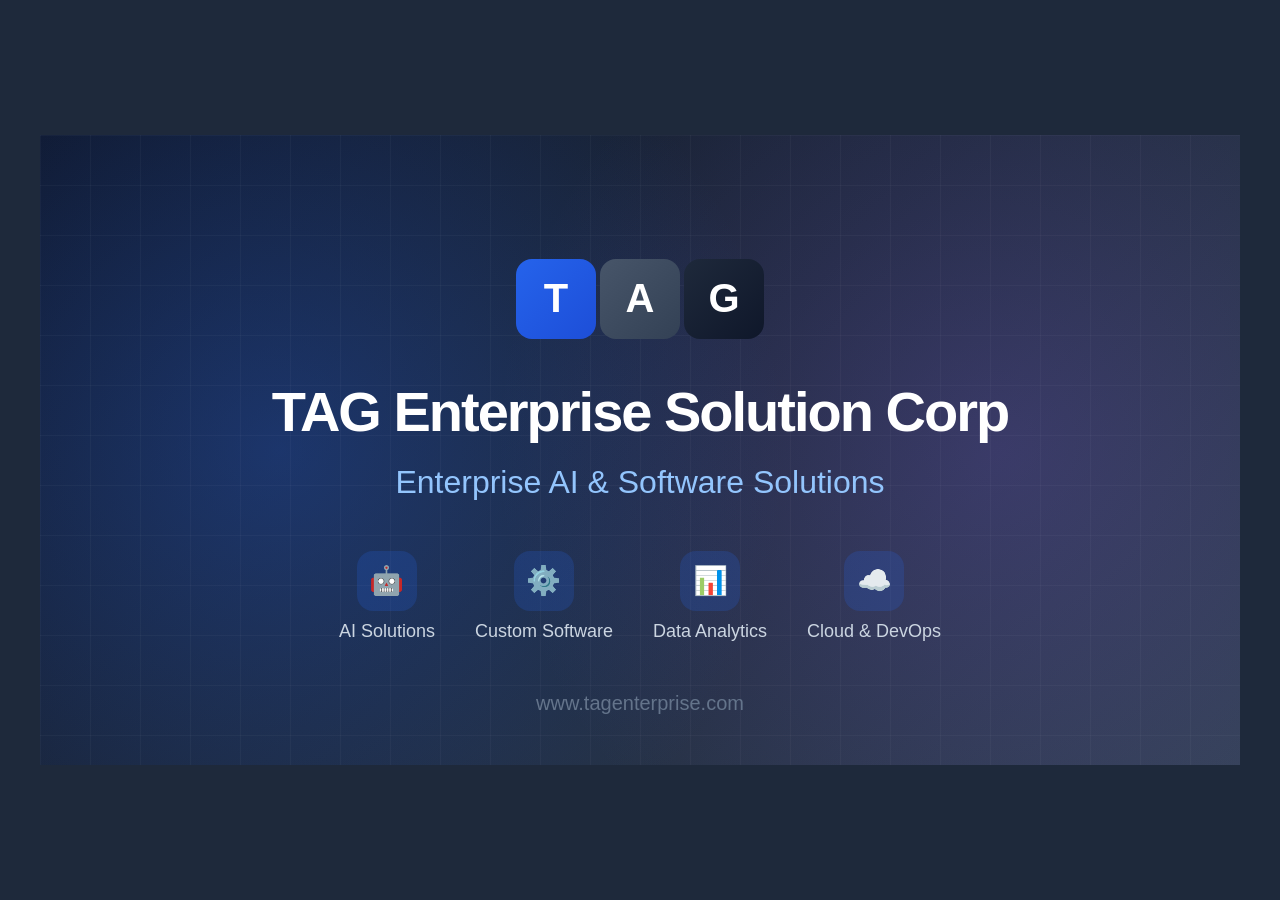
<file: og-image.html>
<!DOCTYPE html>
<html lang="it">
<head>
    <meta charset="UTF-8">
    <title>TAG Enterprise - Open Graph Image</title>
    <style>
        * {
            margin: 0;
            padding: 0;
            box-sizing: border-box;
        }

        body {
            font-family: 'Inter', -apple-system, BlinkMacSystemFont, sans-serif;
            display: flex;
            justify-content: center;
            align-items: center;
            min-height: 100vh;
            background: #1e293b;
        }

        .og-image {
            width: 1200px;
            height: 630px;
            background: linear-gradient(135deg, #0f172a 0%, #1e293b 50%, #334155 100%);
            display: flex;
            flex-direction: column;
            justify-content: center;
            align-items: center;
            padding: 80px;
            position: relative;
            overflow: hidden;
        }

        /* Background pattern */
        .og-image::before {
            content: '';
            position: absolute;
            top: 0;
            left: 0;
            right: 0;
            bottom: 0;
            background:
                radial-gradient(circle at 20% 50%, rgba(37, 99, 235, 0.3) 0%, transparent 50%),
                radial-gradient(circle at 80% 50%, rgba(139, 92, 246, 0.2) 0%, transparent 50%);
        }

        /* Grid pattern overlay */
        .og-image::after {
            content: '';
            position: absolute;
            top: 0;
            left: 0;
            right: 0;
            bottom: 0;
            background-image:
                linear-gradient(rgba(255,255,255,0.03) 1px, transparent 1px),
                linear-gradient(90deg, rgba(255,255,255,0.03) 1px, transparent 1px);
            background-size: 50px 50px;
            pointer-events: none;
        }

        .content {
            position: relative;
            z-index: 1;
            text-align: center;
        }

        .logo-mark {
            display: flex;
            gap: 4px;
            justify-content: center;
            margin-bottom: 40px;
        }

        .logo-t, .logo-a, .logo-g {
            display: flex;
            align-items: center;
            justify-content: center;
            width: 80px;
            height: 80px;
            font-weight: 800;
            font-size: 40px;
            color: white;
            border-radius: 16px;
        }

        .logo-t { background: linear-gradient(135deg, #2563eb, #1d4ed8); }
        .logo-a { background: linear-gradient(135deg, #475569, #334155); }
        .logo-g { background: linear-gradient(135deg, #1e293b, #0f172a); }

        .company-name {
            font-size: 56px;
            font-weight: 800;
            color: white;
            margin-bottom: 20px;
            letter-spacing: -2px;
        }

        .tagline {
            font-size: 32px;
            font-weight: 500;
            color: #93c5fd;
            margin-bottom: 50px;
        }

        .features {
            display: flex;
            gap: 40px;
            justify-content: center;
        }

        .feature {
            display: flex;
            flex-direction: column;
            align-items: center;
            gap: 10px;
        }

        .feature-icon {
            width: 60px;
            height: 60px;
            background: rgba(37, 99, 235, 0.2);
            border-radius: 16px;
            display: flex;
            align-items: center;
            justify-content: center;
            font-size: 28px;
        }

        .feature-text {
            color: #cbd5e1;
            font-size: 18px;
            font-weight: 500;
        }

        .url {
            position: absolute;
            bottom: 50px;
            left: 50%;
            transform: translateX(-50%);
            color: #64748b;
            font-size: 20px;
            font-weight: 500;
        }
    </style>
</head>
<body>
    <div class="og-image">
        <div class="content">
            <div class="logo-mark">
                <span class="logo-t">T</span>
                <span class="logo-a">A</span>
                <span class="logo-g">G</span>
            </div>
            <h1 class="company-name">TAG Enterprise Solution Corp</h1>
            <p class="tagline">Enterprise AI & Software Solutions</p>

            <div class="features">
                <div class="feature">
                    <div class="feature-icon">🤖</div>
                    <span class="feature-text">AI Solutions</span>
                </div>
                <div class="feature">
                    <div class="feature-icon">⚙️</div>
                    <span class="feature-text">Custom Software</span>
                </div>
                <div class="feature">
                    <div class="feature-icon">📊</div>
                    <span class="feature-text">Data Analytics</span>
                </div>
                <div class="feature">
                    <div class="feature-icon">☁️</div>
                    <span class="feature-text">Cloud & DevOps</span>
                </div>
            </div>
        </div>
        <div class="url">www.tagenterprise.com</div>
    </div>

    <script>
        // Per scaricare l'immagine:
        // 1. Apri questo file nel browser
        // 2. Usa uno screenshot tool o
        // 3. Esegui: html2canvas e salva come JPG
        console.log('Per creare og-image.jpg:');
        console.log('1. Apri questo file nel browser');
        console.log('2. Fai uno screenshot della sezione visibile');
        console.log('3. Salva come og-image.jpg nella root del sito');
    </script>
</body>
</html>
</file>
<file: styles.css>
/* ============================================
   TAG Enterprise Solution Corp
   Enterprise-Grade Styles
   ============================================ */

:root {
    /* ========================================
       Color System - Enterprise Palette
       ======================================== */
    --primary-50: #eff6ff;
    --primary-100: #dbeafe;
    --primary-200: #bfdbfe;
    --primary-300: #93c5fd;
    --primary-400: #60a5fa;
    --primary-500: #3b82f6;
    --primary-600: #2563eb;
    --primary-700: #1d4ed8;
    --primary-800: #1e40af;
    --primary-900: #1e3a8a;

    --slate-50: #f8fafc;
    --slate-100: #f1f5f9;
    --slate-200: #e2e8f0;
    --slate-300: #cbd5e1;
    --slate-400: #94a3b8;
    --slate-500: #64748b;
    --slate-600: #475569;
    --slate-700: #334155;
    --slate-800: #1e293b;
    --slate-900: #0f172a;
    --slate-950: #020617;

    --white: #ffffff;
    --black: #000000;

    /* Semantic Colors */
    --color-bg: var(--white);
    --color-bg-secondary: var(--slate-50);
    --color-bg-dark: var(--slate-900);
    --color-text: var(--slate-900);
    --color-text-secondary: var(--slate-600);
    --color-text-muted: var(--slate-500);
    --color-text-inverse: var(--white);
    --color-border: var(--slate-200);
    --color-border-subtle: var(--slate-100);

    /* Gradients */
    --gradient-primary: linear-gradient(135deg, var(--primary-600) 0%, var(--primary-800) 100%);
    --gradient-hero: linear-gradient(135deg, var(--slate-950) 0%, var(--slate-900) 50%, var(--slate-800) 100%);
    --gradient-subtle: linear-gradient(180deg, var(--slate-50) 0%, var(--white) 100%);
    --gradient-glow: radial-gradient(ellipse at center, rgba(37, 99, 235, 0.15) 0%, transparent 70%);

    /* Typography Scale */
    --font-sans: 'Inter', -apple-system, BlinkMacSystemFont, 'Segoe UI', sans-serif;
    --font-display: 'Manrope', var(--font-sans);

    --text-xs: 0.75rem;      /* 12px */
    --text-sm: 0.875rem;     /* 14px */
    --text-base: 1rem;       /* 16px */
    --text-lg: 1.125rem;     /* 18px */
    --text-xl: 1.25rem;      /* 20px */
    --text-2xl: 1.5rem;      /* 24px */
    --text-3xl: 1.875rem;    /* 30px */
    --text-4xl: 2.25rem;     /* 36px */
    --text-5xl: 3rem;        /* 48px */
    --text-6xl: 3.75rem;     /* 60px */
    --text-7xl: 4.5rem;      /* 72px */

    /* Spacing Scale */
    --space-1: 0.25rem;
    --space-2: 0.5rem;
    --space-3: 0.75rem;
    --space-4: 1rem;
    --space-5: 1.25rem;
    --space-6: 1.5rem;
    --space-8: 2rem;
    --space-10: 2.5rem;
    --space-12: 3rem;
    --space-16: 4rem;
    --space-20: 5rem;
    --space-24: 6rem;
    --space-32: 8rem;

    /* Layout */
    --container-max: 1280px;
    --container-narrow: 900px;
    --header-height: 80px;
    --top-bar-height: 48px;

    /* Shadows - Elevated Design */
    --shadow-xs: 0 1px 2px 0 rgba(0, 0, 0, 0.05);
    --shadow-sm: 0 1px 3px 0 rgba(0, 0, 0, 0.1), 0 1px 2px -1px rgba(0, 0, 0, 0.1);
    --shadow-md: 0 4px 6px -1px rgba(0, 0, 0, 0.1), 0 2px 4px -2px rgba(0, 0, 0, 0.1);
    --shadow-lg: 0 10px 15px -3px rgba(0, 0, 0, 0.1), 0 4px 6px -4px rgba(0, 0, 0, 0.1);
    --shadow-xl: 0 20px 25px -5px rgba(0, 0, 0, 0.1), 0 8px 10px -6px rgba(0, 0, 0, 0.1);
    --shadow-2xl: 0 25px 50px -12px rgba(0, 0, 0, 0.25);
    --shadow-glow: 0 0 40px rgba(37, 99, 235, 0.3);

    /* Border Radius */
    --radius-sm: 0.375rem;
    --radius-md: 0.5rem;
    --radius-lg: 0.75rem;
    --radius-xl: 1rem;
    --radius-2xl: 1.5rem;
    --radius-full: 9999px;

    /* Transitions */
    --duration-fast: 150ms;
    --duration-normal: 250ms;
    --duration-slow: 400ms;
    --duration-slower: 600ms;
    --ease-default: cubic-bezier(0.4, 0, 0.2, 1);
    --ease-out: cubic-bezier(0, 0, 0.2, 1);
    --ease-in-out: cubic-bezier(0.4, 0, 0.2, 1);

    /* Z-Index Scale */
    --z-dropdown: 100;
    --z-sticky: 200;
    --z-fixed: 300;
    --z-modal-backdrop: 400;
    --z-modal: 500;
    --z-popover: 600;
    --z-tooltip: 700;
}

/* ============================================
   Reset & Base Styles
   ============================================ */
*, *::before, *::after {
    margin: 0;
    padding: 0;
    box-sizing: border-box;
}

html {
    font-size: 16px;
    scroll-behavior: smooth;
    -webkit-font-smoothing: antialiased;
    -moz-osx-font-smoothing: grayscale;
}

body {
    font-family: var(--font-sans);
    font-size: var(--text-base);
    line-height: 1.6;
    color: var(--color-text);
    background-color: var(--color-bg);
    overflow-x: hidden;
}

::selection {
    background-color: var(--primary-600);
    color: var(--white);
}

/* ============================================
   Typography
   ============================================ */
h1, h2, h3, h4, h5, h6 {
    font-family: var(--font-display);
    font-weight: 700;
    line-height: 1.1;
    letter-spacing: -0.02em;
}

h1 { font-size: var(--text-6xl); }
h2 { font-size: var(--text-5xl); }
h3 { font-size: var(--text-3xl); }
h4 { font-size: var(--text-2xl); }
h5 { font-size: var(--text-xl); }
h6 { font-size: var(--text-lg); }

p {
    margin-bottom: 1em;
}

a {
    color: inherit;
    text-decoration: none;
    transition: color var(--duration-fast) var(--ease-default);
}

/* ============================================
   Container & Layout
   ============================================ */
.container {
    width: 100%;
    max-width: var(--container-max);
    margin: 0 auto;
    padding: 0 var(--space-6);
}

@media (min-width: 1400px) {
    .container {
        padding: 0 var(--space-10);
    }
}

/* ============================================
   Top Bar
   ============================================ */
.top-bar {
    position: fixed;
    top: 0;
    left: 0;
    right: 0;
    height: var(--top-bar-height);
    background: var(--slate-950);
    color: var(--slate-400);
    font-size: var(--text-sm);
    z-index: var(--z-fixed);
    border-bottom: 1px solid var(--slate-800);
}

.top-bar-container {
    display: flex;
    justify-content: space-between;
    align-items: center;
    height: 100%;
}

.top-bar-info {
    display: flex;
    align-items: center;
    gap: var(--space-4);
}

.top-bar-item {
    display: flex;
    align-items: center;
    gap: var(--space-2);
}

.icon {
    width: 14px;
    height: 14px;
}

.top-bar-actions {
    display: flex;
    align-items: center;
    gap: var(--space-6);
}

.language-switcher {
    display: flex;
    align-items: center;
    gap: var(--space-2);
}

.lang-btn {
    background: none;
    border: none;
    color: var(--slate-500);
    font-size: var(--text-xs);
    font-weight: 600;
    cursor: pointer;
    padding: var(--space-1) var(--space-2);
    transition: all var(--duration-fast);
    text-transform: uppercase;
    letter-spacing: 0.05em;
}

.lang-btn:hover,
.lang-btn.active {
    color: var(--white);
}

.lang-divider {
    width: 1px;
    height: 14px;
    background: var(--slate-700);
}

.top-bar-cta {
    color: var(--white);
    font-weight: 500;
    padding: var(--space-2) var(--space-4);
    background: var(--primary-600);
    border-radius: var(--radius-md);
    transition: all var(--duration-fast);
}

.top-bar-cta:hover {
    background: var(--primary-700);
}

/* ============================================
   Navigation
   ============================================ */
.navbar {
    position: fixed;
    top: var(--top-bar-height);
    left: 0;
    right: 0;
    height: var(--header-height);
    background: rgba(255, 255, 255, 0.8);
    backdrop-filter: blur(20px) saturate(180%);
    -webkit-backdrop-filter: blur(20px) saturate(180%);
    z-index: var(--z-sticky);
    border-bottom: 1px solid var(--color-border-subtle);
    transition: all var(--duration-normal);
}

.navbar.scrolled {
    background: rgba(255, 255, 255, 0.95);
    box-shadow: var(--shadow-sm);
}

.nav-container {
    display: flex;
    justify-content: space-between;
    align-items: center;
    height: 100%;
}

.logo {
    display: flex;
    align-items: center;
    gap: var(--space-4);
}

.logo-mark {
    display: flex;
    gap: 2px;
}

.logo-t, .logo-a, .logo-g {
    display: flex;
    align-items: center;
    justify-content: center;
    width: 28px;
    height: 28px;
    font-weight: 800;
    font-size: var(--text-sm);
    color: var(--white);
    border-radius: var(--radius-sm);
}

.logo-t { background: var(--primary-600); }
.logo-a { background: var(--slate-700); }
.logo-g { background: var(--slate-800); }

.logo-text {
    display: flex;
    flex-direction: column;
}

.logo-name {
    font-weight: 700;
    font-size: var(--text-lg);
    color: var(--slate-900);
    letter-spacing: -0.02em;
}

.logo-tagline {
    font-size: var(--text-xs);
    color: var(--slate-500);
    font-weight: 500;
}

.nav-links {
    display: flex;
    align-items: center;
    gap: var(--space-8);
    list-style: none;
}

.nav-links a {
    font-size: var(--text-sm);
    font-weight: 500;
    color: var(--slate-600);
    position: relative;
}

.nav-links a::after {
    content: '';
    position: absolute;
    bottom: -4px;
    left: 0;
    width: 0;
    height: 2px;
    background: var(--primary-600);
    transition: width var(--duration-normal);
}

.nav-links a:hover {
    color: var(--slate-900);
}

.nav-links a:hover::after {
    width: 100%;
}

.btn-nav {
    background: var(--gradient-primary);
    color: var(--white) !important;
    padding: var(--space-2) var(--space-5);
    border-radius: var(--radius-md);
    font-weight: 600;
    transition: all var(--duration-fast);
}

.btn-nav:hover {
    transform: translateY(-1px);
    box-shadow: var(--shadow-md);
}

.btn-nav::after {
    display: none !important;
}

.nav-toggle {
    display: none;
    flex-direction: column;
    gap: 5px;
    background: none;
    border: none;
    cursor: pointer;
    padding: var(--space-2);
}

.nav-toggle span {
    width: 24px;
    height: 2px;
    background: var(--slate-900);
    border-radius: 2px;
    transition: all var(--duration-fast);
}

/* ============================================
   Buttons
   ============================================ */
.btn {
    display: inline-flex;
    align-items: center;
    justify-content: center;
    gap: var(--space-2);
    padding: var(--space-3) var(--space-6);
    font-family: var(--font-sans);
    font-size: var(--text-sm);
    font-weight: 600;
    border-radius: var(--radius-lg);
    border: none;
    cursor: pointer;
    transition: all var(--duration-normal);
    text-decoration: none;
}

.btn-primary {
    background: var(--gradient-primary);
    color: var(--white);
    box-shadow: 0 4px 14px rgba(37, 99, 235, 0.4);
}

.btn-primary:hover {
    transform: translateY(-2px);
    box-shadow: 0 6px 20px rgba(37, 99, 235, 0.5);
}

.btn-secondary {
    background: rgba(255, 255, 255, 0.1);
    color: var(--white);
    border: 1px solid rgba(255, 255, 255, 0.3);
    backdrop-filter: blur(10px);
}

.btn-secondary:hover {
    background: rgba(255, 255, 255, 0.2);
    border-color: var(--white);
}

.btn-outline {
    background: transparent;
    color: var(--primary-600);
    border: 1.5px solid var(--primary-600);
}

.btn-outline:hover {
    background: var(--primary-50);
}

.btn-outline-light {
    background: transparent;
    color: var(--white);
    border: 1.5px solid rgba(255, 255, 255, 0.4);
}

.btn-outline-light:hover {
    background: rgba(255, 255, 255, 0.1);
}

.btn-white {
    background: var(--white);
    color: var(--primary-600);
}

.btn-white:hover {
    background: var(--slate-100);
}

.btn-large {
    padding: var(--space-4) var(--space-8);
    font-size: var(--text-base);
}

.btn-arrow {
    width: 18px;
    height: 18px;
    transition: transform var(--duration-fast);
}

.btn:hover .btn-arrow {
    transform: translateX(4px);
}

/* ============================================
   Hero Section
   ============================================ */
.hero {
    position: relative;
    min-height: 100vh;
    padding-top: calc(var(--top-bar-height) + var(--header-height));
    padding-bottom: var(--space-16);
    background: var(--gradient-hero);
    display: flex;
    align-items: center;
    overflow: hidden;
}

.hero-bg-animation {
    position: absolute;
    inset: 0;
    z-index: 0;
}

.hero-overlay {
    position: absolute;
    inset: 0;
    background: radial-gradient(ellipse at 30% 50%, rgba(37, 99, 235, 0.1) 0%, transparent 50%);
    z-index: 1;
}

.hero-container {
    position: relative;
    z-index: 2;
    display: grid;
    grid-template-columns: 1fr 1fr;
    gap: var(--space-16);
    align-items: center;
}

.hero-content {
    max-width: 640px;
}

.hero-badge {
    display: inline-flex;
    align-items: center;
    gap: var(--space-2);
    padding: var(--space-2) var(--space-4);
    background: rgba(255, 255, 255, 0.05);
    border: 1px solid rgba(255, 255, 255, 0.1);
    border-radius: var(--radius-full);
    font-size: var(--text-xs);
    font-weight: 500;
    color: var(--slate-300);
    margin-bottom: var(--space-6);
}

.badge-dot {
    width: 6px;
    height: 6px;
    background: #22c55e;
    border-radius: 50%;
    animation: pulse 2s ease-in-out infinite;
}

@keyframes pulse {
    0%, 100% { opacity: 1; transform: scale(1); }
    50% { opacity: 0.5; transform: scale(1.2); }
}

.hero-title {
    font-size: clamp(var(--text-4xl), 5vw, var(--text-6xl));
    color: var(--white);
    margin-bottom: var(--space-6);
    line-height: 1.05;
}

.title-line {
    display: block;
}

.gradient-text {
    background: linear-gradient(135deg, var(--primary-300) 0%, var(--primary-400) 100%);
    -webkit-background-clip: text;
    -webkit-text-fill-color: transparent;
    background-clip: text;
}

.hero-subtitle {
    font-size: var(--text-lg);
    color: var(--slate-400);
    line-height: 1.7;
    margin-bottom: var(--space-8);
}

.hero-cta {
    display: flex;
    flex-wrap: wrap;
    gap: var(--space-4);
    margin-bottom: var(--space-10);
}

.hero-trust {
    display: flex;
    align-items: center;
    gap: var(--space-8);
    padding-top: var(--space-8);
    border-top: 1px solid rgba(255, 255, 255, 0.1);
}

.trust-item {
    text-align: left;
}

.trust-number {
    font-size: var(--text-3xl);
    font-weight: 800;
    color: var(--white);
    font-family: var(--font-display);
}

.trust-suffix {
    font-size: var(--text-xl);
    font-weight: 700;
    color: var(--primary-400);
}

.trust-label {
    display: block;
    font-size: var(--text-xs);
    color: var(--slate-500);
    margin-top: var(--space-1);
}

.trust-divider {
    width: 1px;
    height: 40px;
    background: rgba(255, 255, 255, 0.1);
}

/* Hero Visual */
.hero-visual {
    position: relative;
    height: 500px;
    display: flex;
    justify-content: center;
    align-items: center;
}

.hero-card-main {
    width: 100%;
    max-width: 420px;
    background: rgba(30, 41, 59, 0.8);
    backdrop-filter: blur(20px);
    border: 1px solid rgba(255, 255, 255, 0.1);
    border-radius: var(--radius-2xl);
    overflow: hidden;
    box-shadow: var(--shadow-2xl);
}

.card-header {
    display: flex;
    align-items: center;
    gap: var(--space-3);
    padding: var(--space-4);
    border-bottom: 1px solid rgba(255, 255, 255, 0.05);
}

.card-dots {
    display: flex;
    gap: var(--space-2);
}

.dot-red, .dot-yellow, .dot-green {
    width: 10px;
    height: 10px;
    border-radius: 50%;
}

.dot-red { background: #ef4444; }
.dot-yellow { background: #eab308; }
.dot-green { background: #22c55e; }

.card-title {
    font-size: var(--text-sm);
    font-weight: 500;
    color: var(--slate-400);
}

.card-body {
    padding: var(--space-5);
}

.metric-row {
    display: flex;
    justify-content: space-between;
    padding: var(--space-3) 0;
    border-bottom: 1px solid rgba(255, 255, 255, 0.05);
}

.metric-row:last-of-type {
    border-bottom: none;
}

.metric-label {
    font-size: var(--text-sm);
    color: var(--slate-400);
}

.metric-value {
    font-size: var(--text-lg);
    font-weight: 700;
    color: var(--white);
    font-family: var(--font-display);
}

.chart-placeholder {
    margin-top: var(--space-5);
    height: 100px;
}

.chart-svg {
    width: 100%;
    height: 100%;
}

.chart-line {
    stroke-dasharray: 1000;
    stroke-dashoffset: 1000;
    animation: drawChart 2s ease-out forwards 0.5s;
}

@keyframes drawChart {
    to { stroke-dashoffset: 0; }
}

/* Floating Cards */
.floating-card {
    position: absolute;
    display: flex;
    align-items: center;
    gap: var(--space-3);
    padding: var(--space-4) var(--space-5);
    background: rgba(30, 41, 59, 0.9);
    backdrop-filter: blur(20px);
    border: 1px solid rgba(255, 255, 255, 0.1);
    border-radius: var(--radius-xl);
    box-shadow: var(--shadow-xl);
    animation: float 6s ease-in-out infinite;
}

.float-icon {
    width: 40px;
    height: 40px;
    display: flex;
    align-items: center;
    justify-content: center;
    background: var(--gradient-primary);
    border-radius: var(--radius-lg);
    font-size: var(--text-xs);
    font-weight: 700;
    color: var(--white);
}

.float-text {
    display: flex;
    flex-direction: column;
}

.float-label {
    font-size: var(--text-xs);
    color: var(--slate-400);
    font-weight: 500;
}

.float-value {
    font-size: var(--text-sm);
    font-weight: 700;
    color: var(--white);
}

.float-status {
    font-size: var(--text-xs);
    font-weight: 500;
}

.status-active { color: #22c55e; }
.status-training { color: #eab308; }

.card-1 {
    top: 15%;
    left: 5%;
    animation-delay: 0s;
}

.card-2 {
    top: 45%;
    right: 5%;
    animation-delay: 1.5s;
}

.card-3 {
    bottom: 20%;
    left: 10%;
    animation-delay: 3s;
}

@keyframes float {
    0%, 100% { transform: translateY(0) rotate(0deg); }
    50% { transform: translateY(-12px) rotate(2deg); }
}

.hero-scroll-indicator {
    position: absolute;
    bottom: var(--space-8);
    left: 50%;
    transform: translateX(-50%);
    display: flex;
    flex-direction: column;
    align-items: center;
    gap: var(--space-2);
    color: var(--slate-500);
    font-size: var(--text-xs);
}

.scroll-arrow {
    animation: bounce 2s ease-in-out infinite;
}

@keyframes bounce {
    0%, 100% { transform: translateY(0); }
    50% { transform: translateY(8px); }
}

/* ============================================
   Logos Section
   ============================================ */
.logos-section {
    padding: var(--space-12) 0;
    background: var(--slate-50);
    border-bottom: 1px solid var(--slate-200);
}

.logos-title {
    text-align: center;
    font-size: var(--text-sm);
    font-weight: 500;
    color: var(--slate-500);
    text-transform: uppercase;
    letter-spacing: 0.1em;
    margin-bottom: var(--space-8);
}

.logos-grid {
    display: flex;
    justify-content: center;
    align-items: center;
    gap: var(--space-12);
    flex-wrap: wrap;
}

.logo-placeholder {
    padding: var(--space-4) var(--space-8);
    font-size: var(--text-lg);
    font-weight: 700;
    color: var(--slate-400);
    opacity: 0.6;
    transition: opacity var(--duration-fast);
}

.logo-placeholder:hover {
    opacity: 1;
}

/* ============================================
   Section Styles
   ============================================ */
.section-header {
    text-align: center;
    max-width: var(--container-narrow);
    margin: 0 auto var(--space-16);
}

.section-tag {
    display: inline-block;
    font-size: var(--text-xs);
    font-weight: 600;
    color: var(--primary-600);
    text-transform: uppercase;
    letter-spacing: 0.1em;
    margin-bottom: var(--space-4);
}

.section-tag.light {
    color: var(--primary-400);
}

.section-title {
    font-size: clamp(var(--text-3xl), 4vw, var(--text-5xl));
    color: var(--color-text);
    margin-bottom: var(--space-4);
}

.section-title.light {
    color: var(--white);
}

.section-subtitle {
    font-size: var(--text-lg);
    color: var(--color-text-secondary);
    line-height: 1.7;
}

/* ============================================
   Problem & Solution Section
   ============================================ */
.problem-solution {
    padding: var(--space-24) 0;
    background: var(--color-bg);
}

.problems-grid {
    display: grid;
    grid-template-columns: repeat(3, 1fr);
    gap: var(--space-8);
    margin-bottom: var(--space-16);
}

.problem-card {
    position: relative;
    padding: var(--space-8);
    background: var(--white);
    border: 1px solid var(--color-border);
    border-radius: var(--radius-2xl);
    transition: all var(--duration-normal);
}

.problem-card:hover {
    border-color: var(--primary-200);
    box-shadow: var(--shadow-lg);
    transform: translateY(-4px);
}

.problem-number {
    position: absolute;
    top: var(--space-4);
    right: var(--space-4);
    font-size: var(--text-4xl);
    font-weight: 800;
    color: var(--slate-100);
    font-family: var(--font-display);
}

.problem-icon {
    font-size: 2.5rem;
    margin-bottom: var(--space-4);
}

.problem-card h3 {
    font-size: var(--text-xl);
    color: var(--color-text);
    margin-bottom: var(--space-3);
}

.problem-card p {
    color: var(--color-text-secondary);
    font-size: var(--text-sm);
    line-height: 1.7;
    margin-bottom: var(--space-4);
}

.problem-impact {
    display: flex;
    align-items: center;
    gap: var(--space-2);
    padding-top: var(--space-4);
    border-top: 1px solid var(--slate-100);
}

.impact-label {
    font-size: var(--text-xs);
    color: var(--slate-500);
}

.impact-value {
    font-size: var(--text-sm);
    font-weight: 600;
    color: #ef4444;
}

.solution-banner {
    display: grid;
    grid-template-columns: 1.5fr 1fr;
    gap: var(--space-12);
    padding: var(--space-10);
    background: var(--gradient-primary);
    border-radius: var(--radius-2xl);
    color: var(--white);
    overflow: hidden;
    position: relative;
}

.solution-banner::before {
    content: '';
    position: absolute;
    top: 0;
    right: 0;
    width: 300px;
    height: 300px;
    background: radial-gradient(circle, rgba(255,255,255,0.1) 0%, transparent 70%);
    border-radius: 50%;
    transform: translate(50%, -50%);
}

.solution-header {
    margin-bottom: var(--space-4);
}

.solution-badge {
    display: inline-block;
    padding: var(--space-1) var(--space-3);
    background: rgba(255, 255, 255, 0.2);
    border-radius: var(--radius-full);
    font-size: var(--text-xs);
    font-weight: 600;
    margin-bottom: var(--space-3);
}

.solution-banner h3 {
    font-size: var(--text-2xl);
    margin-bottom: var(--space-3);
}

.solution-banner p {
    font-size: var(--text-base);
    opacity: 0.95;
    line-height: 1.7;
    margin-bottom: var(--space-6);
}

.solution-list {
    list-style: none;
}

.solution-list li {
    display: flex;
    align-items: center;
    gap: var(--space-3);
    padding: var(--space-2) 0;
    font-size: var(--text-sm);
}

.check-icon {
    width: 20px;
    height: 20px;
    display: flex;
    align-items: center;
    justify-content: center;
    background: rgba(255, 255, 255, 0.2);
    border-radius: 50%;
    font-size: var(--text-xs);
    flex-shrink: 0;
}

.solution-metrics {
    display: grid;
    grid-template-columns: repeat(3, 1fr);
    gap: var(--space-6);
    align-items: center;
    justify-items: center;
}

.solution-metric {
    text-align: center;
}

.metric-big {
    display: block;
    font-size: var(--text-4xl);
    font-weight: 800;
    font-family: var(--font-display);
    margin-bottom: var(--space-2);
}

.metric-label {
    font-size: var(--text-sm);
    opacity: 0.9;
}

/* ============================================
   Products Section
   ============================================ */
.products {
    padding: var(--space-24) 0;
    background: var(--color-bg);
}

.products-grid {
    display: grid;
    grid-template-columns: repeat(2, 1fr);
    gap: var(--space-8);
    margin-bottom: var(--space-10);
}

.product-card {
    position: relative;
    padding: var(--space-8);
    background: var(--white);
    border: 1px solid var(--color-border);
    border-radius: var(--radius-2xl);
    transition: all var(--duration-normal);
    display: flex;
    flex-direction: column;
}

.product-card:hover {
    border-color: var(--primary-200);
    box-shadow: var(--shadow-xl);
    transform: translateY(-4px);
}

.product-card.featured {
    border-color: var(--primary-300);
    box-shadow: 0 0 0 2px var(--primary-100), var(--shadow-lg);
    background: linear-gradient(135deg, var(--white) 0%, var(--primary-50) 100%);
}

.product-card.featured:hover {
    box-shadow: var(--shadow-2xl), 0 0 0 2px var(--primary-200);
}

.product-badge {
    position: absolute;
    top: var(--space-4);
    right: var(--space-4);
    padding: var(--space-1) var(--space-3);
    background: var(--gradient-primary);
    color: var(--white);
    font-size: var(--text-xs);
    font-weight: 600;
    border-radius: var(--radius-full);
}

.product-header {
    margin-bottom: var(--space-5);
}

.product-icon-bg {
    width: 64px;
    height: 64px;
    display: flex;
    align-items: center;
    justify-content: center;
    background: var(--primary-50);
    border-radius: var(--radius-xl);
    margin-bottom: var(--space-4);
}

.product-icon {
    width: 32px;
    height: 32px;
    stroke: var(--primary-600);
}

.product-card h3 {
    font-size: var(--text-2xl);
    color: var(--color-text);
    margin-bottom: var(--space-1);
}

.product-tagline {
    font-size: var(--text-sm);
    color: var(--slate-500);
    font-weight: 500;
}

.product-card > p {
    color: var(--color-text-secondary);
    font-size: var(--text-sm);
    line-height: 1.7;
    margin-bottom: var(--space-5);
}

.product-features {
    list-style: none;
    margin-bottom: var(--space-6);
    flex-grow: 1;
}

.product-features li {
    display: flex;
    align-items: flex-start;
    gap: var(--space-3);
    padding: var(--space-2) 0;
    font-size: var(--text-sm);
    color: var(--slate-600);
}

.product-features .check {
    color: var(--primary-600);
    font-weight: 600;
    flex-shrink: 0;
}

.product-actions {
    display: flex;
    gap: var(--space-3);
}

.btn-full {
    flex: 1;
    justify-content: center;
}

.products-cta {
    text-align: center;
    padding: var(--space-10);
    background: var(--slate-50);
    border-radius: var(--radius-2xl);
}

.products-cta p {
    color: var(--color-text-secondary);
    margin-bottom: var(--space-4);
}

/* ============================================
   Services Section
   ============================================ */
.services {
    padding: var(--space-24) 0;
    background: var(--color-bg-secondary);
}

.services-grid {
    display: grid;
    grid-template-columns: repeat(4, 1fr);
    gap: var(--space-6);
    margin-bottom: var(--space-12);
}

.service-card {
    position: relative;
    padding: var(--space-8);
    background: var(--white);
    border: 1px solid var(--color-border);
    border-radius: var(--radius-2xl);
    transition: all var(--duration-normal);
    display: flex;
    flex-direction: column;
}

.service-card:hover {
    border-color: var(--primary-200);
    box-shadow: var(--shadow-xl);
    transform: translateY(-4px);
}

.service-card.featured {
    border-color: var(--primary-300);
    box-shadow: 0 0 0 2px var(--primary-100);
}

.service-card.featured:hover {
    box-shadow: var(--shadow-2xl), 0 0 0 2px var(--primary-200);
}

.service-badge {
    position: absolute;
    top: var(--space-4);
    right: var(--space-4);
    padding: var(--space-1) var(--space-3);
    background: var(--primary-600);
    color: var(--white);
    font-size: var(--text-xs);
    font-weight: 600;
    border-radius: var(--radius-full);
}

.service-header {
    margin-bottom: var(--space-4);
}

.service-icon-bg {
    width: 56px;
    height: 56px;
    display: flex;
    align-items: center;
    justify-content: center;
    background: var(--primary-50);
    border-radius: var(--radius-xl);
    margin-bottom: var(--space-4);
}

.service-icon {
    font-size: 1.75rem;
}

.service-card h3 {
    font-size: var(--text-lg);
    color: var(--color-text);
    margin-bottom: var(--space-3);
}

.service-card > p {
    color: var(--color-text-secondary);
    font-size: var(--text-sm);
    line-height: 1.7;
    margin-bottom: var(--space-5);
    flex-grow: 1;
}

.service-list {
    list-style: none;
    margin-bottom: var(--space-5);
}

.service-list li {
    display: flex;
    align-items: flex-start;
    gap: var(--space-2);
    padding: var(--space-2) 0;
    font-size: var(--text-sm);
    color: var(--slate-600);
}

.bullet {
    color: var(--primary-600);
    font-weight: 600;
    flex-shrink: 0;
}

.service-link {
    font-size: var(--text-sm);
    font-weight: 600;
    color: var(--primary-600);
    display: inline-flex;
    align-items: center;
    gap: var(--space-1);
    transition: gap var(--duration-fast);
}

.service-link:hover {
    gap: var(--space-2);
}

.services-cta {
    text-align: center;
    padding: var(--space-10);
    background: var(--white);
    border-radius: var(--radius-2xl);
    border: 1px solid var(--color-border);
}

.services-cta p {
    color: var(--color-text-secondary);
    margin-bottom: var(--space-4);
}

/* ============================================
   Why Us Section
   ============================================ */
.why-us {
    padding: var(--space-24) 0;
    background: var(--color-bg-dark);
    position: relative;
    overflow: hidden;
}

.why-us::before {
    content: '';
    position: absolute;
    top: 0;
    left: 0;
    right: 0;
    bottom: 0;
    background:
        radial-gradient(circle at 20% 50%, rgba(37, 99, 235, 0.15) 0%, transparent 50%),
        radial-gradient(circle at 80% 50%, rgba(139, 92, 246, 0.1) 0%, transparent 50%);
    pointer-events: none;
}

.why-layout {
    position: relative;
    display: grid;
    grid-template-columns: 1.2fr 1fr;
    gap: var(--space-16);
    align-items: center;
}

.why-content {
    max-width: 600px;
}

.why-intro {
    font-size: var(--text-lg);
    color: var(--slate-400);
    line-height: 1.8;
    margin-bottom: var(--space-8);
}

.why-features {
    display: flex;
    flex-direction: column;
    gap: var(--space-6);
}

.why-feature {
    display: flex;
    gap: var(--space-4);
}

.feature-icon {
    width: 48px;
    height: 48px;
    flex-shrink: 0;
    display: flex;
    align-items: center;
    justify-content: center;
    background: rgba(37, 99, 235, 0.1);
    border-radius: var(--radius-xl);
}

.feature-icon svg {
    width: 24px;
    height: 24px;
    stroke: var(--primary-400);
}

.feature-content h4 {
    font-size: var(--text-lg);
    color: var(--white);
    margin-bottom: var(--space-2);
}

.feature-content p {
    font-size: var(--text-sm);
    color: var(--slate-400);
    line-height: 1.7;
}

.why-stats {
    display: flex;
    flex-direction: column;
    gap: var(--space-8);
}

.stats-grid {
    display: grid;
    grid-template-columns: repeat(2, 1fr);
    gap: var(--space-4);
}

.stat-box {
    padding: var(--space-6);
    background: rgba(255, 255, 255, 0.03);
    border: 1px solid rgba(255, 255, 255, 0.08);
    border-radius: var(--radius-xl);
    text-align: center;
}

.stat-number {
    display: block;
    font-size: var(--text-5xl);
    font-weight: 800;
    font-family: var(--font-display);
    line-height: 1;
    margin-bottom: var(--space-2);
}

.stat-suffix {
    font-size: var(--text-2xl);
    font-weight: 700;
    color: var(--primary-400);
}

.stat-label {
    display: block;
    font-size: var(--text-sm);
    color: var(--slate-400);
    margin-top: var(--space-2);
}

.certifications {
    padding: var(--space-6);
    background: rgba(255, 255, 255, 0.03);
    border: 1px solid rgba(255, 255, 255, 0.08);
    border-radius: var(--radius-xl);
}

.certifications h5 {
    font-size: var(--text-sm);
    color: var(--slate-400);
    font-weight: 500;
    margin-bottom: var(--space-4);
    text-transform: uppercase;
    letter-spacing: 0.05em;
}

.cert-badges {
    display: flex;
    flex-wrap: wrap;
    gap: var(--space-3);
}

.cert-badge {
    padding: var(--space-2) var(--space-4);
    background: rgba(255, 255, 255, 0.05);
    border: 1px solid rgba(255, 255, 255, 0.1);
    border-radius: var(--radius-md);
    font-size: var(--text-xs);
    font-weight: 600;
    color: var(--slate-300);
}

/* ============================================
   Case Studies Section
   ============================================ */
.case-studies {
    padding: var(--space-24) 0;
    background: var(--color-bg);
}

.case-studies-container {
    display: flex;
    flex-direction: column;
    gap: var(--space-8);
    margin-bottom: var(--space-12);
}

.case-card-large {
    display: grid;
    grid-template-columns: 1fr 1.2fr;
    background: var(--white);
    border: 1px solid var(--color-border);
    border-radius: var(--radius-2xl);
    overflow: hidden;
    transition: all var(--duration-normal);
}

.case-card-large:hover {
    box-shadow: var(--shadow-xl);
    border-color: var(--primary-200);
}

.case-image {
    background: var(--slate-100);
    min-height: 300px;
}

.image-placeholder {
    width: 100%;
    height: 100%;
    display: flex;
    flex-direction: column;
    align-items: center;
    justify-content: center;
    background: linear-gradient(135deg, var(--slate-200) 0%, var(--slate-100) 100%);
}

.placeholder-icon {
    font-size: 4rem;
    margin-bottom: var(--space-4);
}

.placeholder-text {
    font-size: var(--text-sm);
    font-weight: 600;
    color: var(--slate-500);
    text-transform: uppercase;
    letter-spacing: 0.1em;
}

.case-content {
    padding: var(--space-8);
    display: flex;
    flex-direction: column;
}

.case-meta {
    display: flex;
    gap: var(--space-4);
    margin-bottom: var(--space-3);
}

.case-sector {
    font-size: var(--text-xs);
    font-weight: 600;
    color: var(--primary-600);
    text-transform: uppercase;
    letter-spacing: 0.05em;
}

.case-client {
    font-size: var(--text-xs);
    color: var(--slate-500);
}

.case-content h3 {
    font-size: var(--text-2xl);
    color: var(--color-text);
    margin-bottom: var(--space-6);
}

.case-grid {
    display: grid;
    gap: var(--space-6);
}

.case-info {
    display: flex;
    flex-direction: column;
    gap: var(--space-3);
}

.info-row {
    display: flex;
    gap: var(--space-3);
}

.info-label {
    font-size: var(--text-sm);
    font-weight: 600;
    color: var(--slate-900);
    flex-shrink: 0;
    width: 80px;
}

.info-row span:last-child {
    font-size: var(--text-sm);
    color: var(--slate-600);
    line-height: 1.7;
}

.case-metrics {
    display: grid;
    grid-template-columns: repeat(3, 1fr);
    gap: var(--space-4);
    padding-top: var(--space-6);
    border-top: 1px solid var(--slate-100);
}

.case-metric {
    text-align: center;
}

.case-metric-value {
    display: block;
    font-size: var(--text-2xl);
    font-weight: 800;
    color: var(--primary-600);
    font-family: var(--font-display);
    line-height: 1;
    margin-bottom: var(--space-2);
}

.case-metric-label {
    font-size: var(--text-xs);
    color: var(--slate-500);
}

.cases-cta {
    text-align: center;
    padding: var(--space-10);
    background: var(--slate-50);
    border-radius: var(--radius-2xl);
}

.cases-cta p {
    color: var(--color-text-secondary);
    margin-bottom: var(--space-4);
}

/* ============================================
   Insights Section
   ============================================ */
.insights {
    padding: var(--space-24) 0;
    background: var(--color-bg-secondary);
}

.insights-grid {
    display: grid;
    grid-template-columns: repeat(3, 1fr);
    gap: var(--space-8);
    margin-bottom: var(--space-10);
}

.insight-card {
    padding: var(--space-7);
    background: var(--white);
    border: 1px solid var(--color-border);
    border-radius: var(--radius-2xl);
    transition: all var(--duration-normal);
    display: flex;
    flex-direction: column;
}

.insight-card:hover {
    border-color: var(--primary-200);
    box-shadow: var(--shadow-lg);
    transform: translateY(-4px);
}

.insight-category {
    display: inline-block;
    font-size: var(--text-xs);
    font-weight: 600;
    color: var(--primary-600);
    text-transform: uppercase;
    letter-spacing: 0.05em;
    margin-bottom: var(--space-3);
}

.insight-card h3 {
    font-size: var(--text-xl);
    color: var(--color-text);
    margin-bottom: var(--space-3);
    line-height: 1.3;
}

.insight-card p {
    color: var(--color-text-secondary);
    font-size: var(--text-sm);
    line-height: 1.7;
    margin-bottom: var(--space-4);
    flex-grow: 1;
}

.insight-link {
    font-size: var(--text-sm);
    font-weight: 600;
    color: var(--primary-600);
    display: inline-flex;
    align-items: center;
    gap: var(--space-1);
    transition: gap var(--duration-fast);
}

.insight-link:hover {
    gap: var(--space-2);
}

/* ============================================
   CTA Section
   ============================================ */
.cta-section {
    padding: var(--space-24) 0;
    background: var(--gradient-primary);
    position: relative;
    overflow: hidden;
}

.cta-section::before {
    content: '';
    position: absolute;
    top: 0;
    left: 0;
    right: 0;
    bottom: 0;
    background:
        radial-gradient(circle at 30% 50%, rgba(255, 255, 255, 0.1) 0%, transparent 50%),
        radial-gradient(circle at 70% 50%, rgba(255, 255, 255, 0.05) 0%, transparent 50%);
}

.cta-content {
    position: relative;
    text-align: center;
    max-width: var(--container-narrow);
    margin: 0 auto;
}

.cta-tag {
    display: inline-block;
    padding: var(--space-2) var(--space-4);
    background: rgba(255, 255, 255, 0.2);
    border-radius: var(--radius-full);
    font-size: var(--text-xs);
    font-weight: 600;
    color: var(--white);
    text-transform: uppercase;
    letter-spacing: 0.1em;
    margin-bottom: var(--space-6);
}

.cta-content h2 {
    font-size: clamp(var(--text-3xl), 4vw, var(--text-5xl));
    color: var(--white);
    margin-bottom: var(--space-4);
}

.cta-content > p {
    font-size: var(--text-lg);
    color: rgba(255, 255, 255, 0.9);
    margin-bottom: var(--space-10);
    line-height: 1.7;
}

.cta-actions {
    display: flex;
    justify-content: center;
    gap: var(--space-4);
    flex-wrap: wrap;
    margin-bottom: var(--space-12);
}

.contact-details {
    display: grid;
    grid-template-columns: repeat(3, 1fr);
    gap: var(--space-6);
    padding-top: var(--space-10);
    border-top: 1px solid rgba(255, 255, 255, 0.2);
}

.contact-detail {
    display: flex;
    align-items: flex-start;
    gap: var(--space-3);
    text-align: left;
}

.detail-icon {
    width: 40px;
    height: 40px;
    display: flex;
    align-items: center;
    justify-content: center;
    background: rgba(255, 255, 255, 0.1);
    border-radius: var(--radius-lg);
    flex-shrink: 0;
}

.detail-icon svg {
    width: 20px;
    height: 20px;
    stroke: var(--white);
}

.detail-content {
    display: flex;
    flex-direction: column;
}

.detail-label {
    font-size: var(--text-xs);
    color: rgba(255, 255, 255, 0.7);
    margin-bottom: var(--space-1);
}

.detail-value {
    font-size: var(--text-sm);
    color: var(--white);
    font-weight: 500;
}

/* ============================================
   Footer
   ============================================ */
.footer {
    background: var(--slate-950);
    color: var(--slate-400);
    padding: var(--space-16) 0 var(--space-8);
}

.footer-top {
    display: grid;
    grid-template-columns: 2fr 1fr 1fr 1fr;
    gap: var(--space-12);
    margin-bottom: var(--space-12);
    padding-bottom: var(--space-12);
    border-bottom: 1px solid var(--slate-800);
}

.footer-brand .logo {
    margin-bottom: var(--space-4);
}

.footer-brand .logo-name {
    color: var(--white);
}

.footer-brand p {
    font-size: var(--text-sm);
    line-height: 1.8;
    margin-bottom: var(--space-6);
}

.social-links {
    display: flex;
    gap: var(--space-3);
}

.social-link {
    width: 40px;
    height: 40px;
    display: flex;
    align-items: center;
    justify-content: center;
    background: var(--slate-800);
    border-radius: var(--radius-lg);
    transition: all var(--duration-fast);
}

.social-link:hover {
    background: var(--primary-600);
}

.social-link svg {
    width: 18px;
    height: 18px;
    fill: var(--slate-400);
}

.social-link:hover svg {
    fill: var(--white);
}

.footer-links h4 {
    font-size: var(--text-sm);
    color: var(--white);
    font-weight: 600;
    margin-bottom: var(--space-5);
}

.footer-links ul {
    list-style: none;
}

.footer-links li {
    margin-bottom: var(--space-3);
}

.footer-links a {
    font-size: var(--text-sm);
    color: var(--slate-400);
    transition: color var(--duration-fast);
}

.footer-links a:hover {
    color: var(--white);
}

.footer-bottom {
    display: flex;
    justify-content: space-between;
    align-items: center;
    font-size: var(--text-sm);
    color: var(--slate-500);
}

.footer-bottom p {
    margin: 0;
}

/* ============================================
   Responsive Design
   ============================================ */
@media (max-width: 1200px) {
    .products-grid {
        grid-template-columns: repeat(2, 1fr);
    }

    .services-grid {
        grid-template-columns: repeat(2, 1fr);
    }

    .why-layout {
        grid-template-columns: 1fr;
        gap: var(--space-10);
    }

    .why-stats {
        order: -1;
    }

    .case-card-large {
        grid-template-columns: 1fr;
    }

    .case-image {
        min-height: 200px;
    }
}

@media (max-width: 1024px) {
    .hero-container {
        grid-template-columns: 1fr;
        text-align: center;
    }

    .hero-content {
        max-width: 100%;
    }

    .hero-visual {
        height: 400px;
    }

    .hero-cta {
        justify-content: center;
    }

    .hero-trust {
        justify-content: center;
    }

    .products-grid,
    .problems-grid,
    .insights-grid {
        grid-template-columns: repeat(2, 1fr);
    }

    .solution-banner {
        grid-template-columns: 1fr;
    }

    .solution-metrics {
        order: -1;
    }

    .footer-top {
        grid-template-columns: repeat(2, 1fr);
    }
}

@media (max-width: 768px) {
    .top-bar {
        display: none;
    }

    .navbar {
        top: 0;
    }

    .nav-links {
        position: fixed;
        top: var(--header-height);
        left: 0;
        right: 0;
        background: var(--white);
        flex-direction: column;
        padding: var(--space-6);
        gap: var(--space-4);
        transform: translateY(-150%);
        opacity: 0;
        transition: all var(--duration-normal);
        border-bottom: 1px solid var(--color-border);
        box-shadow: var(--shadow-lg);
    }

    .nav-links.active {
        transform: translateY(0);
        opacity: 1;
    }

    .nav-toggle {
        display: flex;
    }

    .hero {
        padding-top: var(--header-height);
    }

    .hero-title {
        font-size: var(--text-4xl);
    }

    .hero-trust {
        flex-direction: column;
        gap: var(--space-4);
    }

    .trust-divider {
        width: 40px;
        height: 1px;
    }

    .floating-card {
        display: none;
    }

    .products-grid,
    .problems-grid,
    .services-grid,
    .insights-grid {
        grid-template-columns: 1fr;
    }

    .stats-grid {
        grid-template-columns: 1fr;
    }

    .case-metrics {
        grid-template-columns: 1fr;
    }

    .contact-details {
        grid-template-columns: 1fr;
    }

    .footer-top {
        grid-template-columns: 1fr;
        gap: var(--space-8);
    }

    .footer-bottom {
        flex-direction: column;
        gap: var(--space-4);
        text-align: center;
    }
}

@media (max-width: 480px) {
    .container {
        padding: 0 var(--space-4);
    }

    .hero-title {
        font-size: var(--text-3xl);
    }

    .section-title {
        font-size: var(--text-2xl);
    }

    .cta-actions {
        flex-direction: column;
        align-items: stretch;
    }

    .btn-large {
        width: 100%;
    }
}

/* ============================================
   Animations & Utilities
   ============================================ */
.animate-on-scroll {
    opacity: 0;
    transform: translateY(30px);
    transition: opacity 0.6s ease, transform 0.6s ease;
}

.animate-on-scroll.visible {
    opacity: 1;
    transform: translateY(0);
}

.stagger-1 { transition-delay: 100ms; }
.stagger-2 { transition-delay: 200ms; }
.stagger-3 { transition-delay: 300ms; }
.stagger-4 { transition-delay: 400ms; }

/* Screen reader only */
.sr-only {
    position: absolute;
    width: 1px;
    height: 1px;
    padding: 0;
    margin: -1px;
    overflow: hidden;
    clip: rect(0, 0, 0, 0);
    white-space: nowrap;
    border: 0;
}

/* Focus styles for accessibility */
:focus-visible {
    outline: 2px solid var(--primary-500);
    outline-offset: 2px;
}

/* Reduced motion */
@media (prefers-reduced-motion: reduce) {
    *, *::before, *::after {
        animation-duration: 0.01ms !important;
        animation-iteration-count: 1 !important;
        transition-duration: 0.01ms !important;
    }

    html {
        scroll-behavior: auto;
    }
}
</file>
